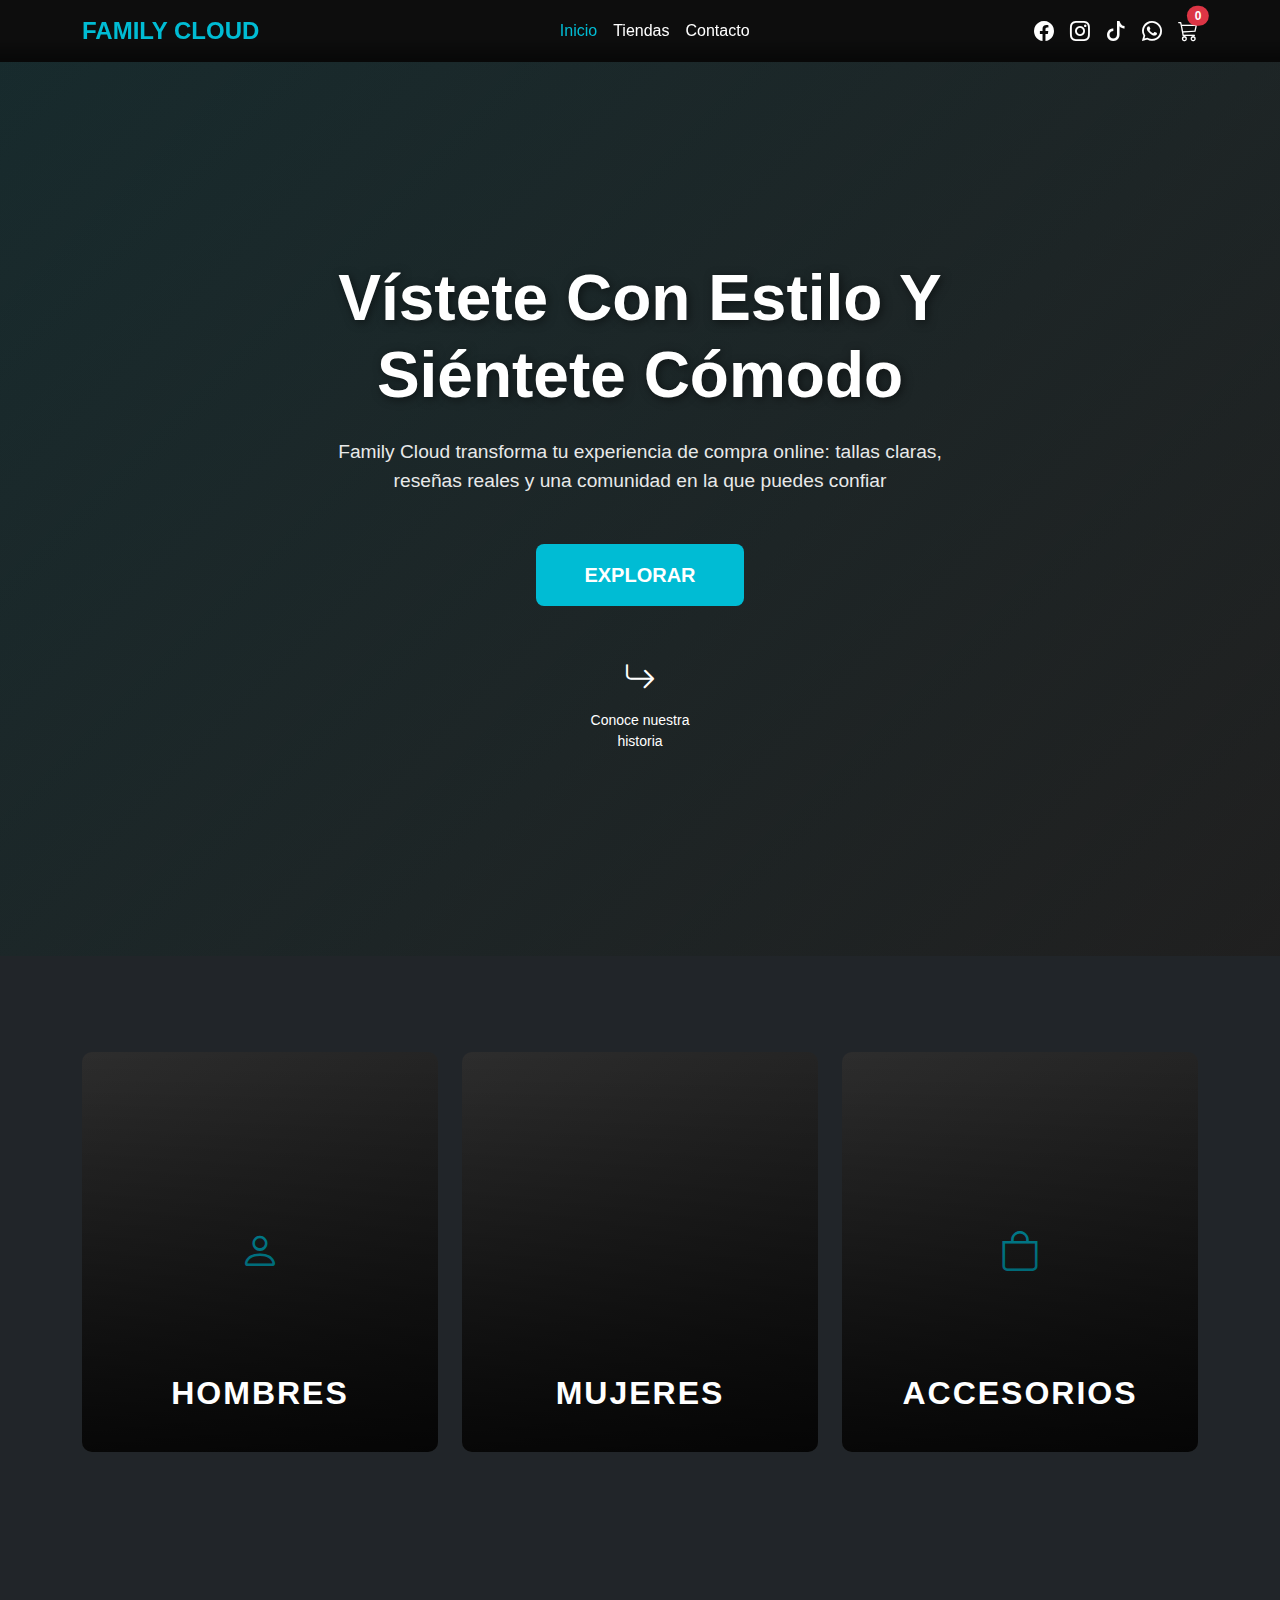
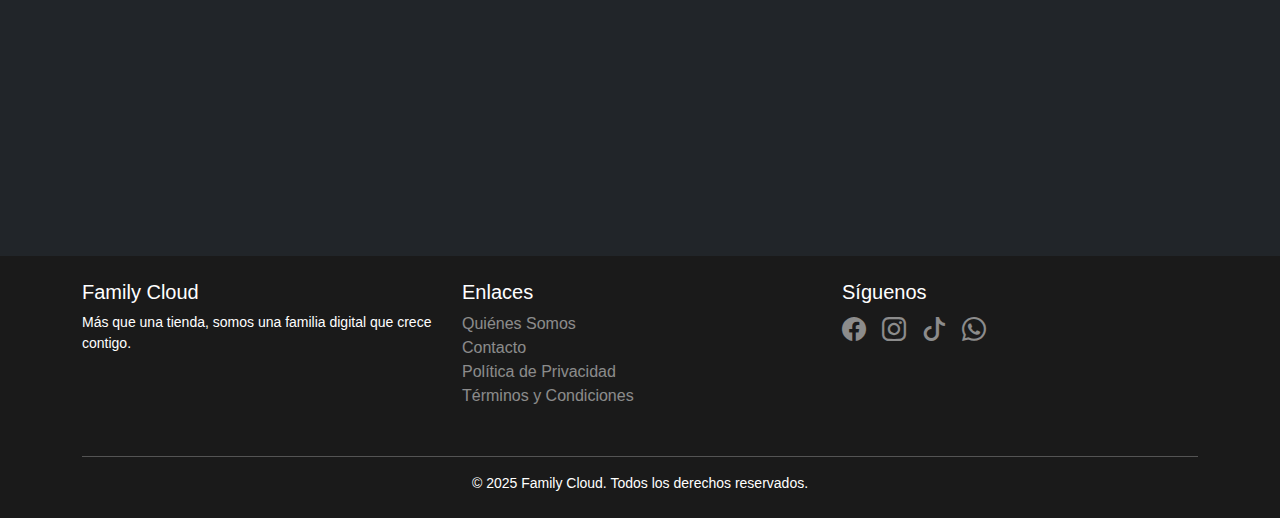
<file: index.html>
<!DOCTYPE html>
<html lang="es">
<head>
    <meta charset="UTF-8">
    <meta name="viewport" content="width=device-width, initial-scale=1.0">
    <meta name="description" content="Family Cloud - Tu tienda de confianza para ropa y accesorios">
    <title>Family Cloud - Vístete Con Estilo</title>
    
    <!-- Bootstrap CSS -->
    <link href="https://cdn.jsdelivr.net/npm/bootstrap@5.3.0/dist/css/bootstrap.min.css" rel="stylesheet">
    
    <!-- Bootstrap Icons -->
    <link href="https://cdn.jsdelivr.net/npm/bootstrap-icons@1.11.0/font/bootstrap-icons.css" rel="stylesheet">
    
    <!-- Estilos personalizados -->
    <link href="css/styles.css" rel="stylesheet">
</head>
<body>

    <!-- NAVBAR - Navegación Principal -->
    <nav class="navbar navbar-expand-lg navbar-dark bg-dark fixed-top">
        <div class="container">
            <!-- Logo -->
            <a class="navbar-brand d-flex align-items-center" href="index.html">
                <span class="fs-4 fw-bold">FAMILY CLOUD</span>
            </a>
            
            <!-- Botón hamburguesa (móvil) -->
            <button class="navbar-toggler" type="button" data-bs-toggle="collapse" 
                    data-bs-target="#navbarNav" aria-controls="navbarNav" 
                    aria-expanded="false" aria-label="Toggle navigation">
                <span class="navbar-toggler-icon"></span>
            </button>
            
            <!-- Menú de navegación -->
            <div class="collapse navbar-collapse" id="navbarNav">
                <ul class="navbar-nav mx-auto">
                    <li class="nav-item">
                        <a class="nav-link active" href="index.html">Inicio</a>
                    </li>
                    <li class="nav-item">
                        <a class="nav-link" href="pages/hombres.html">Tiendas</a>
                    </li>
                    <li class="nav-item">
                        <a class="nav-link" href="pages/contacto.html">Contacto</a>
                    </li>
                </ul>
                
                <!-- Iconos de redes sociales y carrito -->
                <div class="d-flex align-items-center gap-3">
                    <!-- Redes sociales -->
                    <a href="#" class="text-white" aria-label="Facebook">
                        <i class="bi bi-facebook fs-5"></i>
                    </a>
                    <a href="#" class="text-white" aria-label="Instagram">
                        <i class="bi bi-instagram fs-5"></i>
                    </a>
                    <a href="#" class="text-white" aria-label="TikTok">
                        <i class="bi bi-tiktok fs-5"></i>
                    </a>
                    <a href="#" class="text-white" aria-label="WhatsApp">
                        <i class="bi bi-whatsapp fs-5"></i>
                    </a>
                    
                    <!-- Carrito -->
                    <a href="pages/carrito.html" class="text-white position-relative">
                        <i class="bi bi-cart3 fs-5"></i>
                        <span class="position-absolute top-0 start-100 translate-middle badge rounded-pill bg-danger" id="cart-count">
                            0
                        </span>
                    </a>
                </div>
            </div>
        </div>
    </nav>

    <!-- HERO SECTION - Sección Principal -->
    <section class="hero-section">
        <div class="hero-overlay"></div>
        <div class="container">
            <div class="row align-items-center min-vh-100">
                <div class="col-12 text-center hero-content">
                    <h1 class="hero-title display-1 fw-bold mb-4 text-white">
                        Vístete Con Estilo Y<br>Siéntete Cómodo
                    </h1>
                    <p class="hero-subtitle lead mb-5 text-white">
                        Family Cloud transforma tu experiencia de compra online: tallas claras,<br>
                        reseñas reales y una comunidad en la que puedes confiar
                    </p>
                    
                    <!-- Botón Explorar -->
                    <div class="mb-5">
                        <a href="#categories" class="btn btn-primary btn-lg px-5 py-3 fw-bold">
                            EXPLORAR
                        </a>
                    </div>
                    
                    <!-- Icono "Conoce nuestra historia" -->
                    <div class="scroll-indicator">
                        <a href="pages/nosotros.html" class="text-white text-decoration-none">
                            <div class="d-flex flex-column align-items-center">
                                <i class="bi bi-arrow-return-right fs-2 mb-2"></i>
                                <small>Conoce nuestra<br>historia</small>
                            </div>
                        </a>
                    </div>
                </div>
            </div>
        </div>
    </section>

    <!-- CATEGORIES SECTION - Categorías Principales -->
    <section id="categories" class="categories-section py-5 bg-dark">
        <div class="container py-5">
            <div class="row g-4">
                <!-- Categoría HOMBRES -->
                <div class="col-md-4">
                    <a href="pages/hombres.html" class="text-decoration-none">
                        <div class="category-card">
                            <div class="category-placeholder">
                                <i class="bi bi-person fs-1"></i>
                            </div>
                            <div class="category-overlay">
                                <h2 class="category-title">HOMBRES</h2>
                            </div>
                        </div>
                    </a>
                </div>
                
                <!-- Categoría MUJERES -->
                <div class="col-md-4">
                    <a href="pages/mujeres.html" class="text-decoration-none">
                        <div class="category-card">
                            <div class="category-placeholder">
                                <i class="bi bi-person-dress fs-1"></i>
                            </div>
                            <div class="category-overlay">
                                <h2 class="category-title">MUJERES</h2>
                            </div>
                        </div>
                    </a>
                </div>
                
                <!-- Categoría ACCESORIOS -->
                <div class="col-md-4">
                    <a href="pages/accesorios.html" class="text-decoration-none">
                        <div class="category-card">
                            <div class="category-placeholder">
                                <i class="bi bi-bag fs-1"></i>
                            </div>
                            <div class="category-overlay">
                                <h2 class="category-title">ACCESORIOS</h2>
                            </div>
                        </div>
                    </a>
                </div>
            </div>
        </div>
    </section>

    <!-- FOOTER - Pie de Página -->
    <footer class="footer bg-dark text-white py-4">
        <div class="container">
            <div class="row">
                <div class="col-md-4 mb-3">
                    <h5>Family Cloud</h5>
                    <p class="small">Más que una tienda, somos una familia digital que crece contigo.</p>
                </div>
                <div class="col-md-4 mb-3">
                    <h5>Enlaces</h5>
                    <ul class="list-unstyled">
                        <li><a href="pages/nosotros.html" class="text-white-50 text-decoration-none">Quiénes Somos</a></li>
                        <li><a href="pages/contacto.html" class="text-white-50 text-decoration-none">Contacto</a></li>
                         <li><a href="pages/privacidad.html" class="text-white-50 text-decoration-none">Política de Privacidad</a></li>
                        <li><a href="pages/terminos.html" class="text-white-50 text-decoration-none">Términos y Condiciones</a></li>
                    </ul>
                </div>
                <div class="col-md-4 mb-3">
                    <h5>Síguenos</h5>
                    <div class="d-flex gap-3">
                        <a href="#" class="text-white-50"><i class="bi bi-facebook fs-4"></i></a>
                        <a href="#" class="text-white-50"><i class="bi bi-instagram fs-4"></i></a>
                        <a href="#" class="text-white-50"><i class="bi bi-tiktok fs-4"></i></a>
                        <a href="#" class="text-white-50"><i class="bi bi-whatsapp fs-4"></i></a>
                    </div>
                </div>
            </div>
            <hr class="my-3 bg-secondary">
            <div class="row">
                <div class="col-12 text-center">
                    <p class="small mb-0">&copy; 2025 Family Cloud. Todos los derechos reservados.</p>
                </div>
            </div>
        </div>
    </footer>

    <!-- SCRIPTS -->
    <script src="https://cdn.jsdelivr.net/npm/bootstrap@5.3.0/dist/js/bootstrap.bundle.min.js"></script>
    <script src="js/main.js"></script>
    
</body>
</html>
</file>
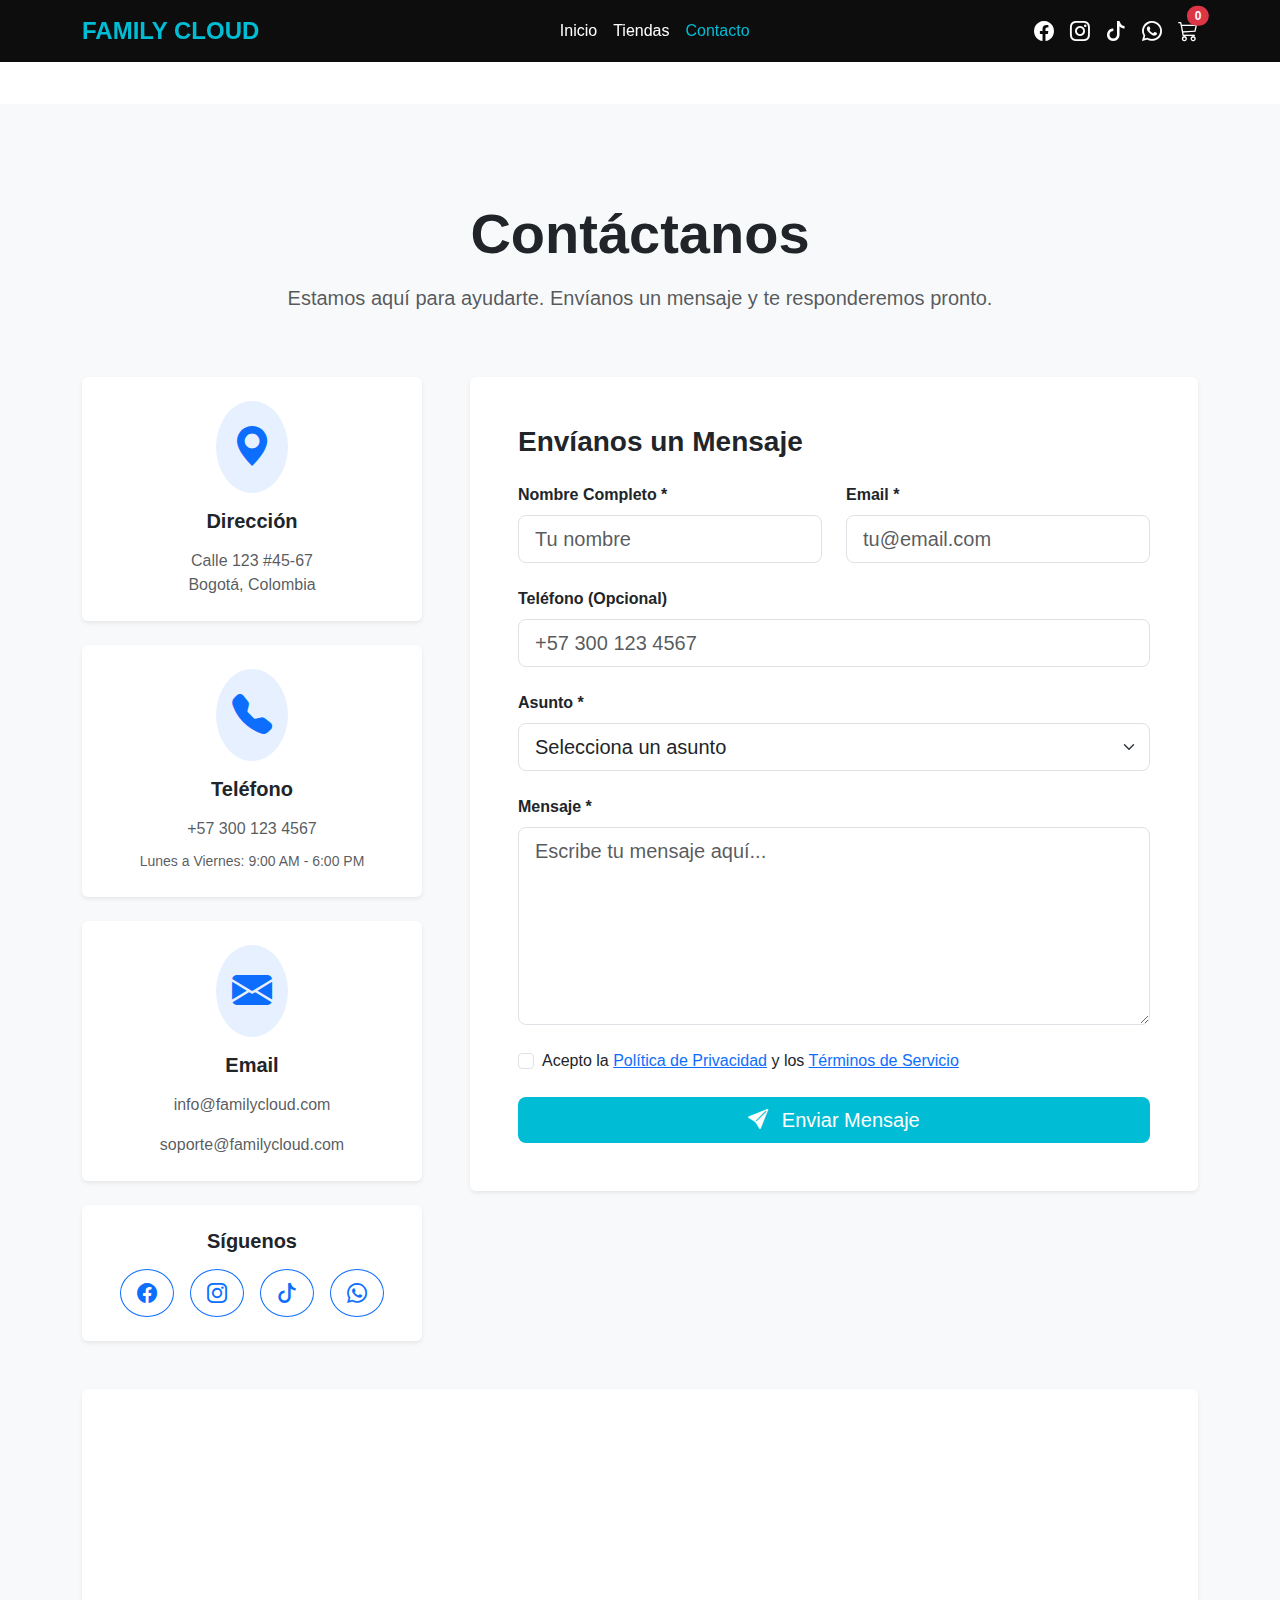
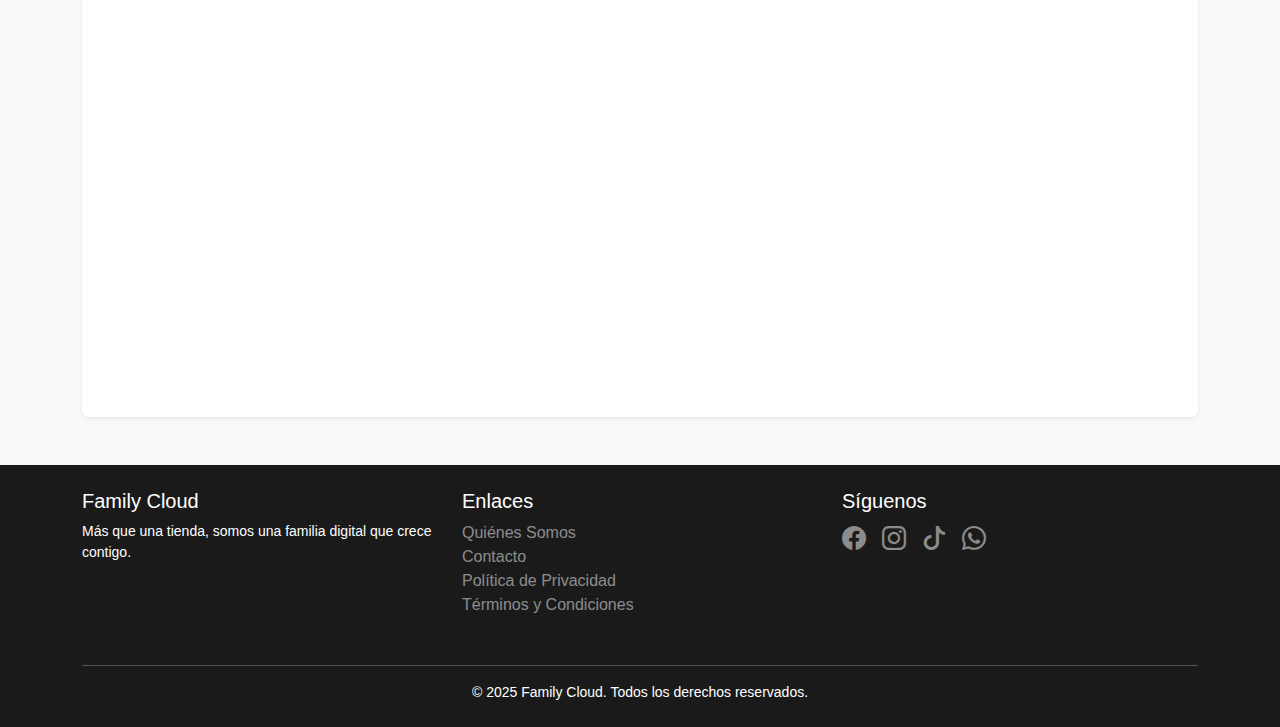
<file: pages/contacto.html>
<!DOCTYPE html>
<html lang="es">
<head>
    <meta charset="UTF-8">
    <meta name="viewport" content="width=device-width, initial-scale=1.0">
    <meta name="description" content="Family Cloud - Contáctanos">
    <title>Contacto - Family Cloud</title>
    
    <link href="https://cdn.jsdelivr.net/npm/bootstrap@5.3.0/dist/css/bootstrap.min.css" rel="stylesheet">
    <link href="https://cdn.jsdelivr.net/npm/bootstrap-icons@1.11.0/font/bootstrap-icons.css" rel="stylesheet">
    <link href="../css/styles.css" rel="stylesheet">
</head>
<body>

    <!-- NAVBAR -->
    <nav class="navbar navbar-expand-lg navbar-dark bg-dark fixed-top">
        <div class="container">
            <a class="navbar-brand d-flex align-items-center" href="../index.html">
                <span class="fs-4 fw-bold">FAMILY CLOUD</span>
            </a>
            
            <button class="navbar-toggler" type="button" data-bs-toggle="collapse" 
                    data-bs-target="#navbarNav" aria-controls="navbarNav" 
                    aria-expanded="false" aria-label="Toggle navigation">
                <span class="navbar-toggler-icon"></span>
            </button>
            
            <div class="collapse navbar-collapse" id="navbarNav">
                <ul class="navbar-nav mx-auto">
                    <li class="nav-item">
                        <a class="nav-link" href="../index.html">Inicio</a>
                    </li>
                    <li class="nav-item">
                        <a class="nav-link" href="hombres.html">Tiendas</a>
                    </li>
                    <li class="nav-item">
                        <a class="nav-link active" href="contacto.html">Contacto</a>
                    </li>
                </ul>
                
                <div class="d-flex align-items-center gap-3">
                    <a href="#" class="text-white" aria-label="Facebook">
                        <i class="bi bi-facebook fs-5"></i>
                    </a>
                    <a href="#" class="text-white" aria-label="Instagram">
                        <i class="bi bi-instagram fs-5"></i>
                    </a>
                    <a href="#" class="text-white" aria-label="TikTok">
                        <i class="bi bi-tiktok fs-5"></i>
                    </a>
                    <a href="#" class="text-white" aria-label="WhatsApp">
                        <i class="bi bi-whatsapp fs-5"></i>
                    </a>
                    
                    <a href="carrito.html" class="text-white position-relative">
                        <i class="bi bi-cart3 fs-5"></i>
                        <span class="position-absolute top-0 start-100 translate-middle badge rounded-pill bg-danger" id="cart-count">
                            0
                        </span>
                    </a>
                </div>
            </div>
        </div>
    </nav>

    <!-- 
        ═══════════════════════════════════════════════════════════
        SECCIÓN DE CONTACTO
        ═══════════════════════════════════════════════════════════
        Incluye: título, información de contacto y formulario
    -->
    <section class="pt-5 mt-5 bg-light min-vh-100">
        <div class="container py-5">
            
            <!-- TÍTULO DE LA PÁGINA -->
            <div class="row mb-5">
                <div class="col-12 text-center">
                    <h1 class="display-4 fw-bold mb-3">Contáctanos</h1>
                    <p class="lead text-muted">
                        Estamos aquí para ayudarte. Envíanos un mensaje y te responderemos pronto.
                    </p>
                </div>
            </div>

            <div class="row g-5">
                
                <!-- 
                    ┌─────────────────────────────────────────────────┐
                    │   INFORMACIÓN DE CONTACTO (IZQUIERDA)           │
                    └─────────────────────────────────────────────────┘
                    Cards con información de contacto e iconos
                -->
                <div class="col-lg-4">
                    
                    <!-- TARJETA: DIRECCIÓN -->
                    <div class="card shadow-sm mb-4 border-0">
                        <div class="card-body text-center p-4">
                            <div class="mb-3">
                                <!-- 
                                    ICONO GRANDE
                                    fs-1: Tamaño de fuente grande
                                    rounded-circle: Hace el fondo circular
                                    bg-primary: Color de fondo primario (azul turquesa)
                                    bg-opacity-10: 10% de opacidad para el fondo
                                -->
                                <div class="d-inline-block p-3 rounded-circle bg-primary bg-opacity-10">
                                    <i class="bi bi-geo-alt-fill fs-1 text-primary"></i>
                                </div>
                            </div>
                            <h5 class="card-title fw-bold mb-3">Dirección</h5>
                            <p class="card-text text-muted">
                                Calle 123 #45-67<br>
                                Bogotá, Colombia
                            </p>
                        </div>
                    </div>

                    <!-- TARJETA: TELÉFONO -->
                    <div class="card shadow-sm mb-4 border-0">
                        <div class="card-body text-center p-4">
                            <div class="mb-3">
                                <div class="d-inline-block p-3 rounded-circle bg-primary bg-opacity-10">
                                    <i class="bi bi-telephone-fill fs-1 text-primary"></i>
                                </div>
                            </div>
                            <h5 class="card-title fw-bold mb-3">Teléfono</h5>
                            <p class="card-text text-muted mb-2">
                                <a href="tel:+573001234567" class="text-decoration-none text-muted">
                                    +57 300 123 4567
                                </a>
                            </p>
                            <p class="card-text text-muted">
                                <small>Lunes a Viernes: 9:00 AM - 6:00 PM</small>
                            </p>
                        </div>
                    </div>

                    <!-- TARJETA: EMAIL -->
                    <div class="card shadow-sm mb-4 border-0">
                        <div class="card-body text-center p-4">
                            <div class="mb-3">
                                <div class="d-inline-block p-3 rounded-circle bg-primary bg-opacity-10">
                                    <i class="bi bi-envelope-fill fs-1 text-primary"></i>
                                </div>
                            </div>
                            <h5 class="card-title fw-bold mb-3">Email</h5>
                            <p class="card-text text-muted">
                                <a href="mailto:info@familycloud.com" class="text-decoration-none text-muted">
                                    info@familycloud.com
                                </a>
                            </p>
                            <p class="card-text text-muted">
                                <a href="mailto:soporte@familycloud.com" class="text-decoration-none text-muted">
                                    soporte@familycloud.com
                                </a>
                            </p>
                        </div>
                    </div>

                    <!-- TARJETA: REDES SOCIALES -->
                    <div class="card shadow-sm border-0">
                        <div class="card-body text-center p-4">
                            <h5 class="card-title fw-bold mb-3">Síguenos</h5>
                            <div class="d-flex justify-content-center gap-3">
                                <a href="#" class="btn btn-outline-primary btn-lg rounded-circle">
                                    <i class="bi bi-facebook"></i>
                                </a>
                                <a href="#" class="btn btn-outline-primary btn-lg rounded-circle">
                                    <i class="bi bi-instagram"></i>
                                </a>
                                <a href="#" class="btn btn-outline-primary btn-lg rounded-circle">
                                    <i class="bi bi-tiktok"></i>
                                </a>
                                <a href="#" class="btn btn-outline-primary btn-lg rounded-circle">
                                    <i class="bi bi-whatsapp"></i>
                                </a>
                            </div>
                        </div>
                    </div>

                </div>

                <!-- 
                    ┌─────────────────────────────────────────────────┐
                    │   FORMULARIO DE CONTACTO (DERECHA)              │
                    └─────────────────────────────────────────────────┘
                -->
                <div class="col-lg-8">
                    <div class="card shadow-sm border-0">
                        <div class="card-body p-5">
                            <h3 class="card-title fw-bold mb-4">Envíanos un Mensaje</h3>
                            
                            <!-- 
                                FORMULARIO DE CONTACTO
                                action="#": Aquí iría la URL del servidor que procesa el formulario
                                method="POST": Método HTTP para enviar datos
                                id="contact-form": Para manipular con JavaScript
                            -->
                            <form action="#" method="POST" id="contact-form">
                                
                                <!-- FILA 1: NOMBRE Y EMAIL -->
                                <div class="row mb-4">
                                    <!-- CAMPO: NOMBRE -->
                                    <div class="col-md-6 mb-3 mb-md-0">
                                        <label for="name" class="form-label fw-semibold">
                                            Nombre Completo *
                                        </label>
                                        <input type="text" 
                                               class="form-control form-control-lg" 
                                               id="name" 
                                               name="name"
                                               placeholder="Tu nombre"
                                               required>
                                        <!-- 
                                            required: Hace el campo obligatorio
                                            form-control-lg: Tamaño grande del input
                                        -->
                                    </div>
                                    
                                    <!-- CAMPO: EMAIL -->
                                    <div class="col-md-6">
                                        <label for="email" class="form-label fw-semibold">
                                            Email *
                                        </label>
                                        <input type="email" 
                                               class="form-control form-control-lg" 
                                               id="email" 
                                               name="email"
                                               placeholder="tu@email.com"
                                               required>
                                        <!-- 
                                            type="email": Valida que sea un email válido
                                        -->
                                    </div>
                                </div>

                                <!-- CAMPO: TELÉFONO -->
                                <div class="mb-4">
                                    <label for="phone" class="form-label fw-semibold">
                                        Teléfono (Opcional)
                                    </label>
                                    <input type="tel" 
                                           class="form-control form-control-lg" 
                                           id="phone" 
                                           name="phone"
                                           placeholder="+57 300 123 4567">
                                    <!-- 
                                        type="tel": Especifica que es un número de teléfono
                                        No es required, por eso es opcional
                                    -->
                                </div>

                                <!-- CAMPO: ASUNTO -->
                                <div class="mb-4">
                                    <label for="subject" class="form-label fw-semibold">
                                        Asunto *
                                    </label>
                                    <select class="form-select form-select-lg" 
                                            id="subject" 
                                            name="subject"
                                            required>
                                        <option value="">Selecciona un asunto</option>
                                        <option value="consulta">Consulta General</option>
                                        <option value="pedido">Sobre mi Pedido</option>
                                        <option value="producto">Información de Producto</option>
                                        <option value="devolucion">Devolución o Cambio</option>
                                        <option value="sugerencia">Sugerencia</option>
                                        <option value="queja">Queja o Reclamo</option>
                                        <option value="otro">Otro</option>
                                    </select>
                                    <!-- 
                                        form-select: Clase de Bootstrap para selectores
                                        Primera opción vacía para forzar selección
                                    -->
                                </div>

                                <!-- CAMPO: MENSAJE -->
                                <div class="mb-4">
                                    <label for="message" class="form-label fw-semibold">
                                        Mensaje *
                                    </label>
                                    <textarea class="form-control form-control-lg" 
                                              id="message" 
                                              name="message"
                                              rows="6" 
                                              placeholder="Escribe tu mensaje aquí..."
                                              required></textarea>
                                    <!-- 
                                        rows="6": Altura del textarea en líneas
                                        No usar cols, el ancho lo maneja Bootstrap
                                    -->
                                </div>

                                <!-- CHECKBOX: TÉRMINOS Y CONDICIONES -->
                                <div class="mb-4">
                                    <div class="form-check">
                                        <input class="form-check-input" 
                                               type="checkbox" 
                                               id="terms" 
                                               name="terms"
                                               required>
                                        <label class="form-check-label" for="terms">
                                            Acepto la 
                                            <a href="#" class="text-primary">Política de Privacidad</a> 
                                            y los 
                                            <a href="#" class="text-primary">Términos de Servicio</a>
                                        </label>
                                    </div>
                                </div>

                                <!-- BOTÓN DE ENVÍO -->
                                <div class="d-grid gap-2">
                                    <button type="submit" class="btn btn-primary btn-lg">
                                        <i class="bi bi-send-fill me-2"></i>
                                        Enviar Mensaje
                                    </button>
                                    <!-- 
                                        d-grid gap-2: Hace el botón de ancho completo
                                        btn-lg: Botón grande
                                        type="submit": Envía el formulario
                                    -->
                                </div>

                                <!-- 
                                    MENSAJE DE ÉXITO/ERROR (oculto por defecto)
                                    Se muestra con JavaScript después de enviar
                                -->
                                <div class="alert alert-success d-none mt-4" id="success-message">
                                    <i class="bi bi-check-circle-fill me-2"></i>
                                    ¡Mensaje enviado con éxito! Te responderemos pronto.
                                </div>
                                
                                <div class="alert alert-danger d-none mt-4" id="error-message">
                                    <i class="bi bi-exclamation-triangle-fill me-2"></i>
                                    Hubo un error al enviar el mensaje. Por favor, intenta de nuevo.
                                </div>

                            </form>
                        </div>
                    </div>
                </div>

            </div>

            <!-- 
                ═══════════════════════════════════════════════════════════
                SECCIÓN DE MAPA (OPCIONAL)
                ═══════════════════════════════════════════════════════════
            -->
            <div class="row mt-5">
                <div class="col-12">
                    <div class="card shadow-sm border-0">
                        <div class="card-body p-0">
                            <!-- 
                                GOOGLE MAPS EMBED
                                Para implementar:
                                1. Ve a Google Maps
                                2. Busca tu ubicación
                                3. Clic en "Compartir" -> "Incorporar un mapa"
                                4. Copia el iframe y pégalo aquí
                                
                                Por ahora, placeholder de ejemplo
                            -->
                            <div class="ratio ratio-16x9">
                                <iframe 
                                    src="https://www.google.com/maps/embed?pb=!1m18!1m12!1m3!1d3976.8255252674646!2d-74.07209668573468!3d4.642850696589924!2m3!1f0!2f0!3f0!3m2!1i1024!2i768!4f13.1!3m3!1m2!1s0x8e3f9a2e0b0e0e0b%3A0x0!2sBogot%C3%A1!5e0!3m2!1ses!2sco!4v1234567890123!5m2!1ses!2sco" 
                                    style="border:0;" 
                                    allowfullscreen="" 
                                    loading="lazy" 
                                    referrerpolicy="no-referrer-when-downgrade">
                                </iframe>
                            </div>
                        </div>
                    </div>
                </div>
            </div>

        </div>
    </section>

    <!-- FOOTER -->
    <footer class="footer bg-dark text-white py-4">
        <div class="container">
            <div class="row">
                <div class="col-md-4 mb-3">
                    <h5>Family Cloud</h5>
                    <p class="small">Más que una tienda, somos una familia digital que crece contigo.</p>
                </div>
                <div class="col-md-4 mb-3">
                    <h5>Enlaces</h5>
                    <ul class="list-unstyled">
                        <li><a href="nosotros.html" class="text-white-50 text-decoration-none">Quiénes Somos</a></li>
                        <li><a href="contacto.html" class="text-white-50 text-decoration-none">Contacto</a></li>
                        <li><a href="privacidad.html" class="text-white-50 text-decoration-none">Política de Privacidad</a></li>
                        <li><a href="terminos.html" class="text-white-50 text-decoration-none">Términos y Condiciones</a></li>
                    </ul>
                </div>
                <div class="col-md-4 mb-3">
                    <h5>Síguenos</h5>
                    <div class="d-flex gap-3">
                        <a href="#" class="text-white-50"><i class="bi bi-facebook fs-4"></i></a>
                        <a href="#" class="text-white-50"><i class="bi bi-instagram fs-4"></i></a>
                        <a href="#" class="text-white-50"><i class="bi bi-tiktok fs-4"></i></a>
                        <a href="#" class="text-white-50"><i class="bi bi-whatsapp fs-4"></i></a>
                    </div>
                </div>
            </div>
            <hr class="my-3 bg-secondary">
            <div class="row">
                <div class="col-12 text-center">
                    <p class="small mb-0">&copy; 2025 Family Cloud. Todos los derechos reservados.</p>
                </div>
            </div>
        </div>
    </footer>

    <!-- SCRIPTS -->
    <script src="https://cdn.jsdelivr.net/npm/bootstrap@5.3.0/dist/js/bootstrap.bundle.min.js"></script>
    <script src="../js/main.js"></script>
    
    <!-- 
        SCRIPT ESPECÍFICO PARA EL FORMULARIO DE CONTACTO
        Maneja la validación y el envío del formulario
    -->
    <script>
        document.addEventListener('DOMContentLoaded', function() {
            const contactForm = document.getElementById('contact-form');
            const successMessage = document.getElementById('success-message');
            const errorMessage = document.getElementById('error-message');

            // Manejo del envío del formulario
            contactForm.addEventListener('submit', function(e) {
                e.preventDefault(); // Previene el envío tradicional del formulario

                // Aquí iría la lógica para enviar el formulario a un servidor
                // Por ahora, solo mostramos el mensaje de éxito

                // Simular envío (reemplazar con AJAX real)
                setTimeout(function() {
                    // Ocultar mensaje de error si estaba visible
                    errorMessage.classList.add('d-none');
                    
                    // Mostrar mensaje de éxito
                    successMessage.classList.remove('d-none');
                    
                    // Limpiar el formulario
                    contactForm.reset();
                    
                    // Scroll suave al mensaje
                    successMessage.scrollIntoView({ behavior: 'smooth', block: 'nearest' });
                }, 500);
            });
        });
    </script>
    
</body>
</html>

<!-- 
    ════════════════════════════════════════════════════════════════════════
    📝 FUNCIONALIDADES DE ESTA PÁGINA
    ════════════════════════════════════════════════════════════════════════
    
    ✅ IMPLEMENTADAS:
    - 4 tarjetas de información de contacto
    - Formulario completo con validación HTML5
    - Validación básica con JavaScript
    - Responsive design completo
    - Mapa de Google Maps embebido
    - Iconos y diseño consistente
    
    ⏳ PARA IMPLEMENTAR EN BACKEND (FUTURO):
    - Envío real de emails (usando PHP, Node.js, etc.)
    - Base de datos para guardar mensajes
    - Sistema de tickets de soporte
    - Notificaciones por email
    
    🔧 PERSONALIZACIÓN NECESARIA:
    - Cambiar dirección, teléfono y email por los reales
    - Actualizar el iframe del mapa con tu ubicación real
    - Configurar el action del formulario con tu endpoint
    - Agregar enlaces reales a redes sociales
    
    ════════════════════════════════════════════════════════════════════════
-->
</file>
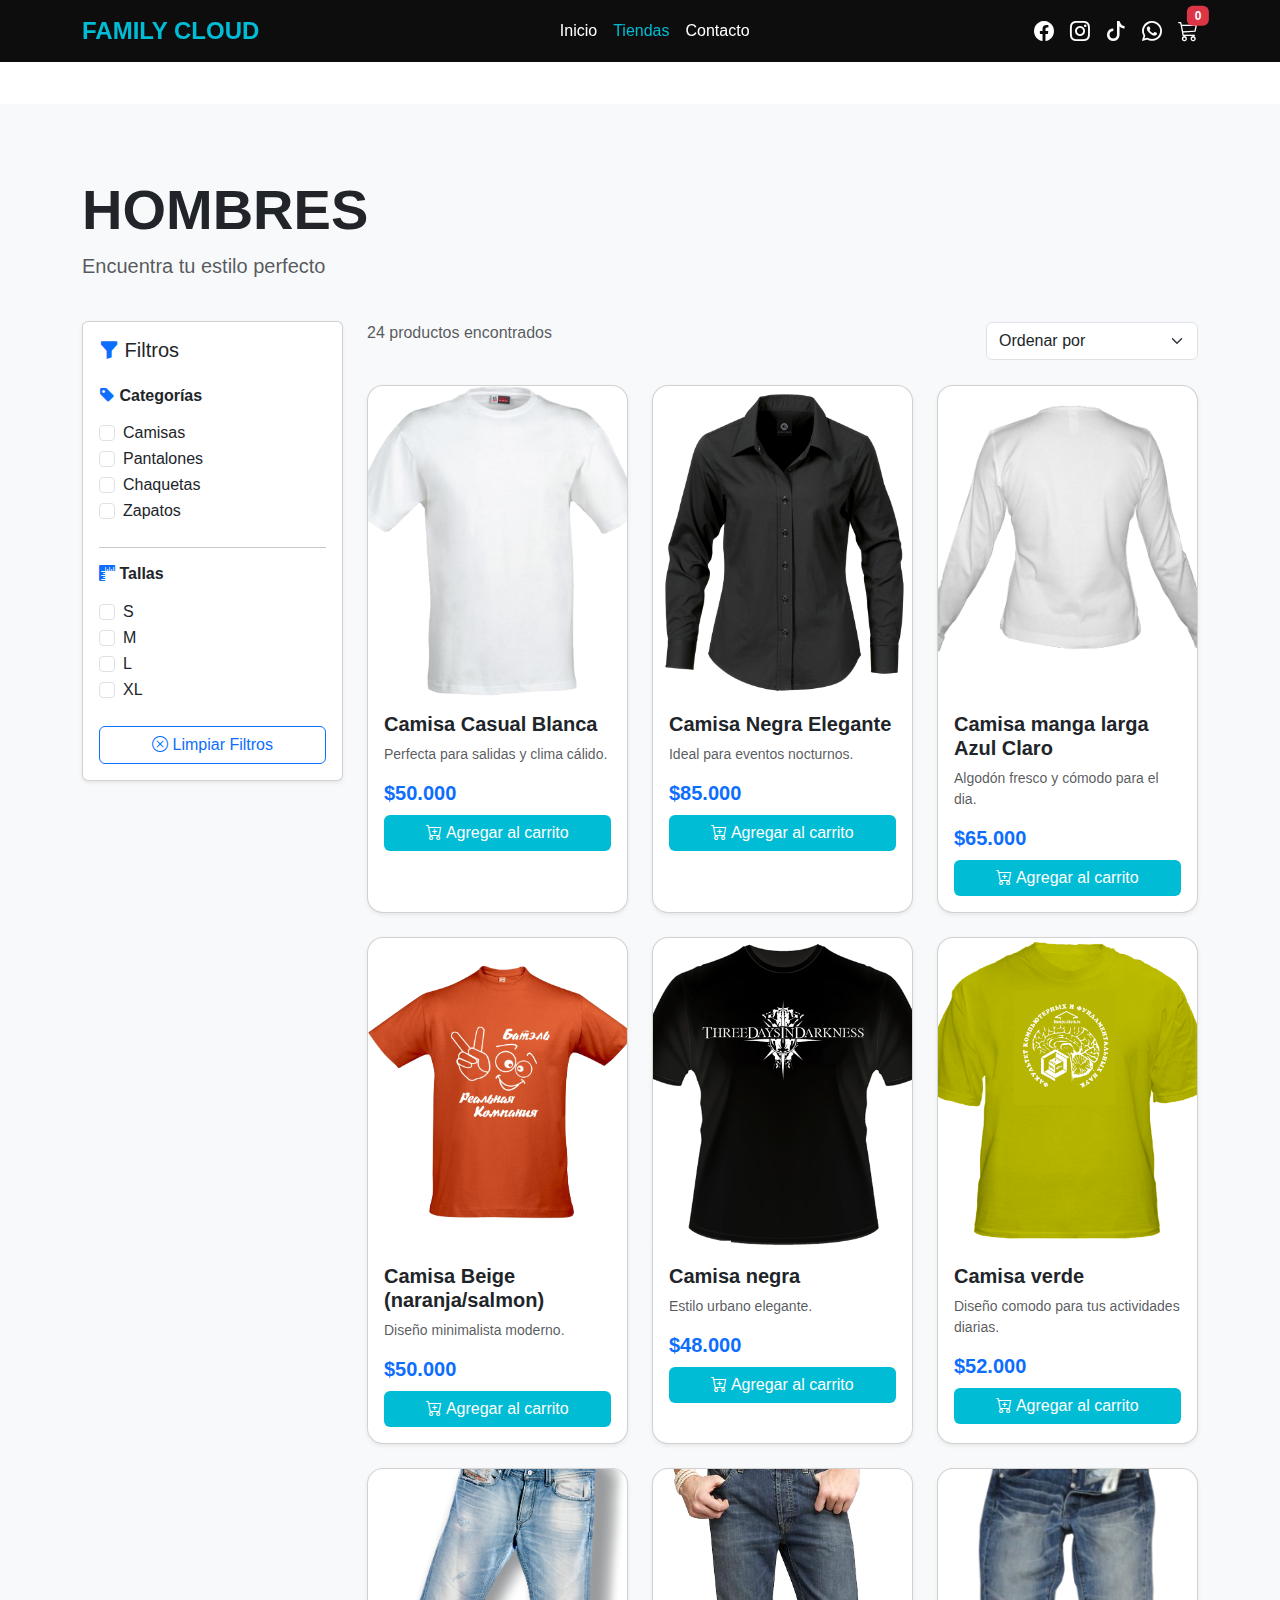
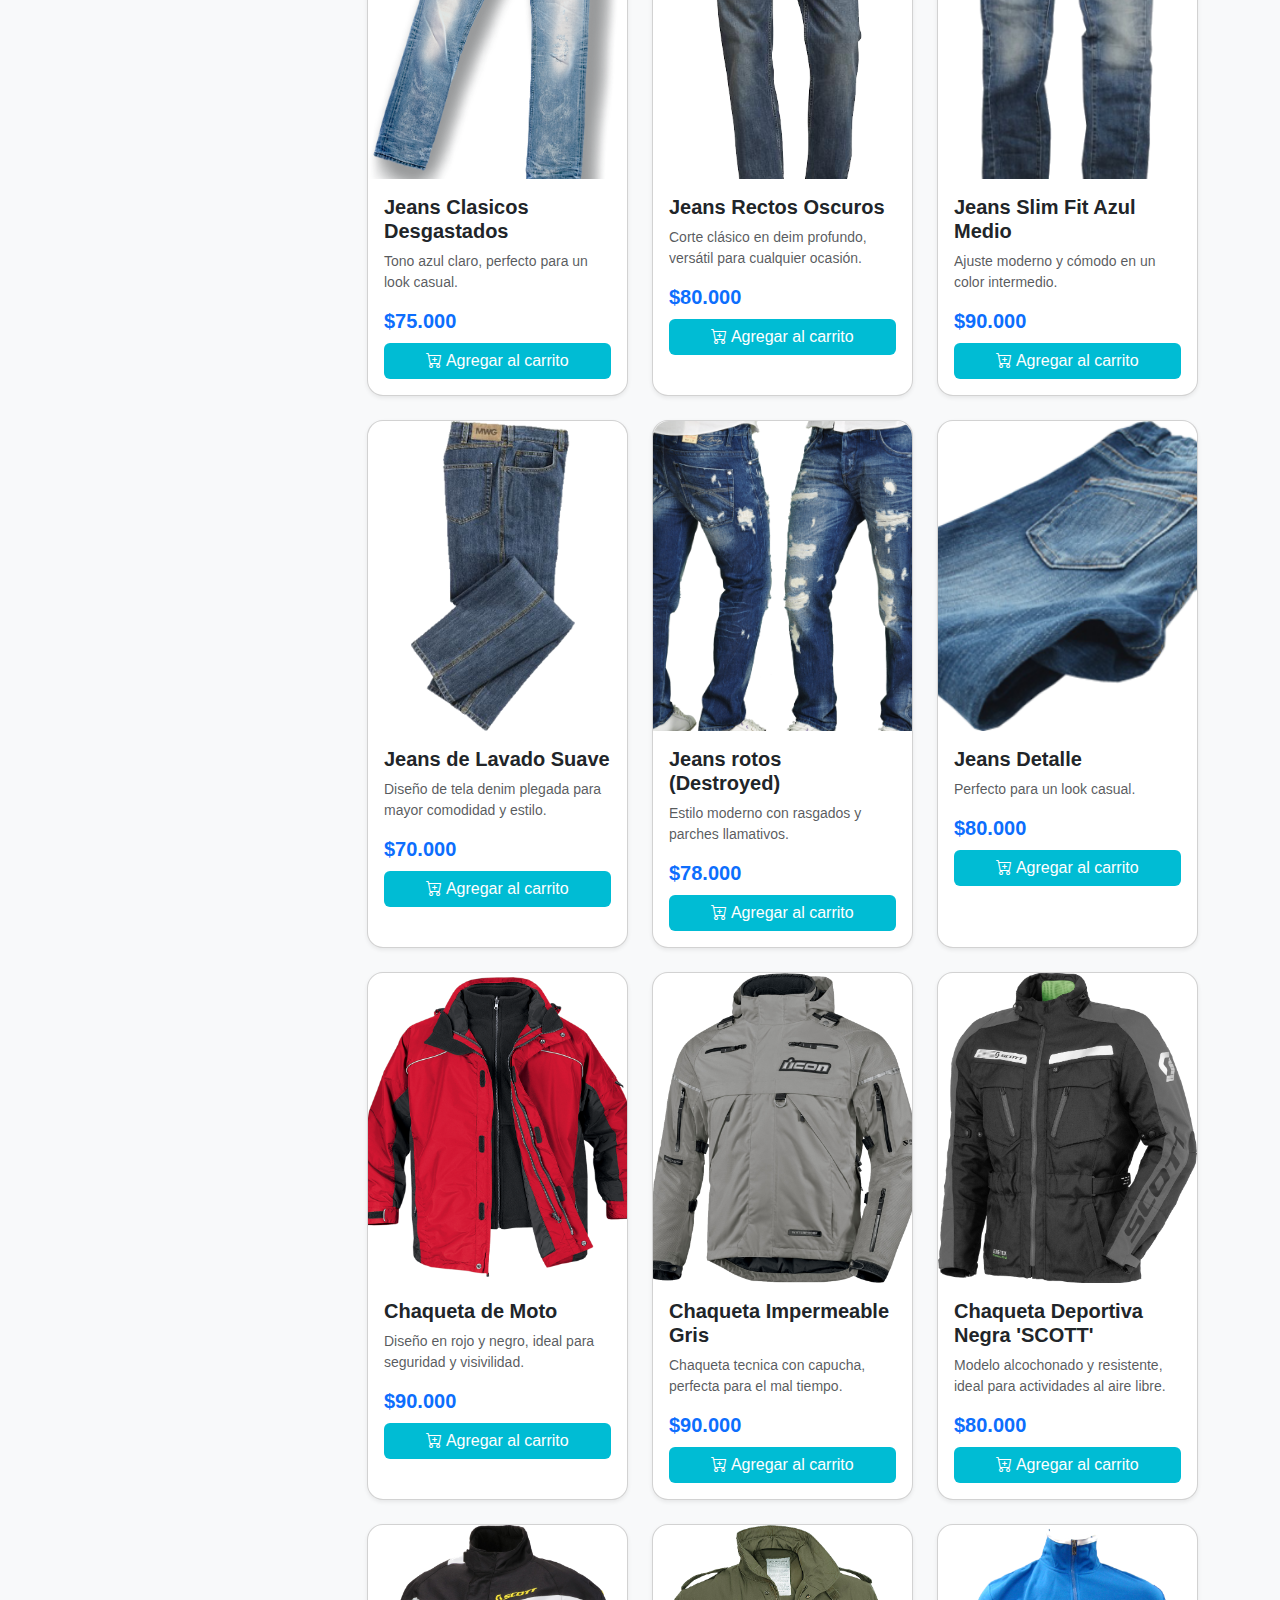
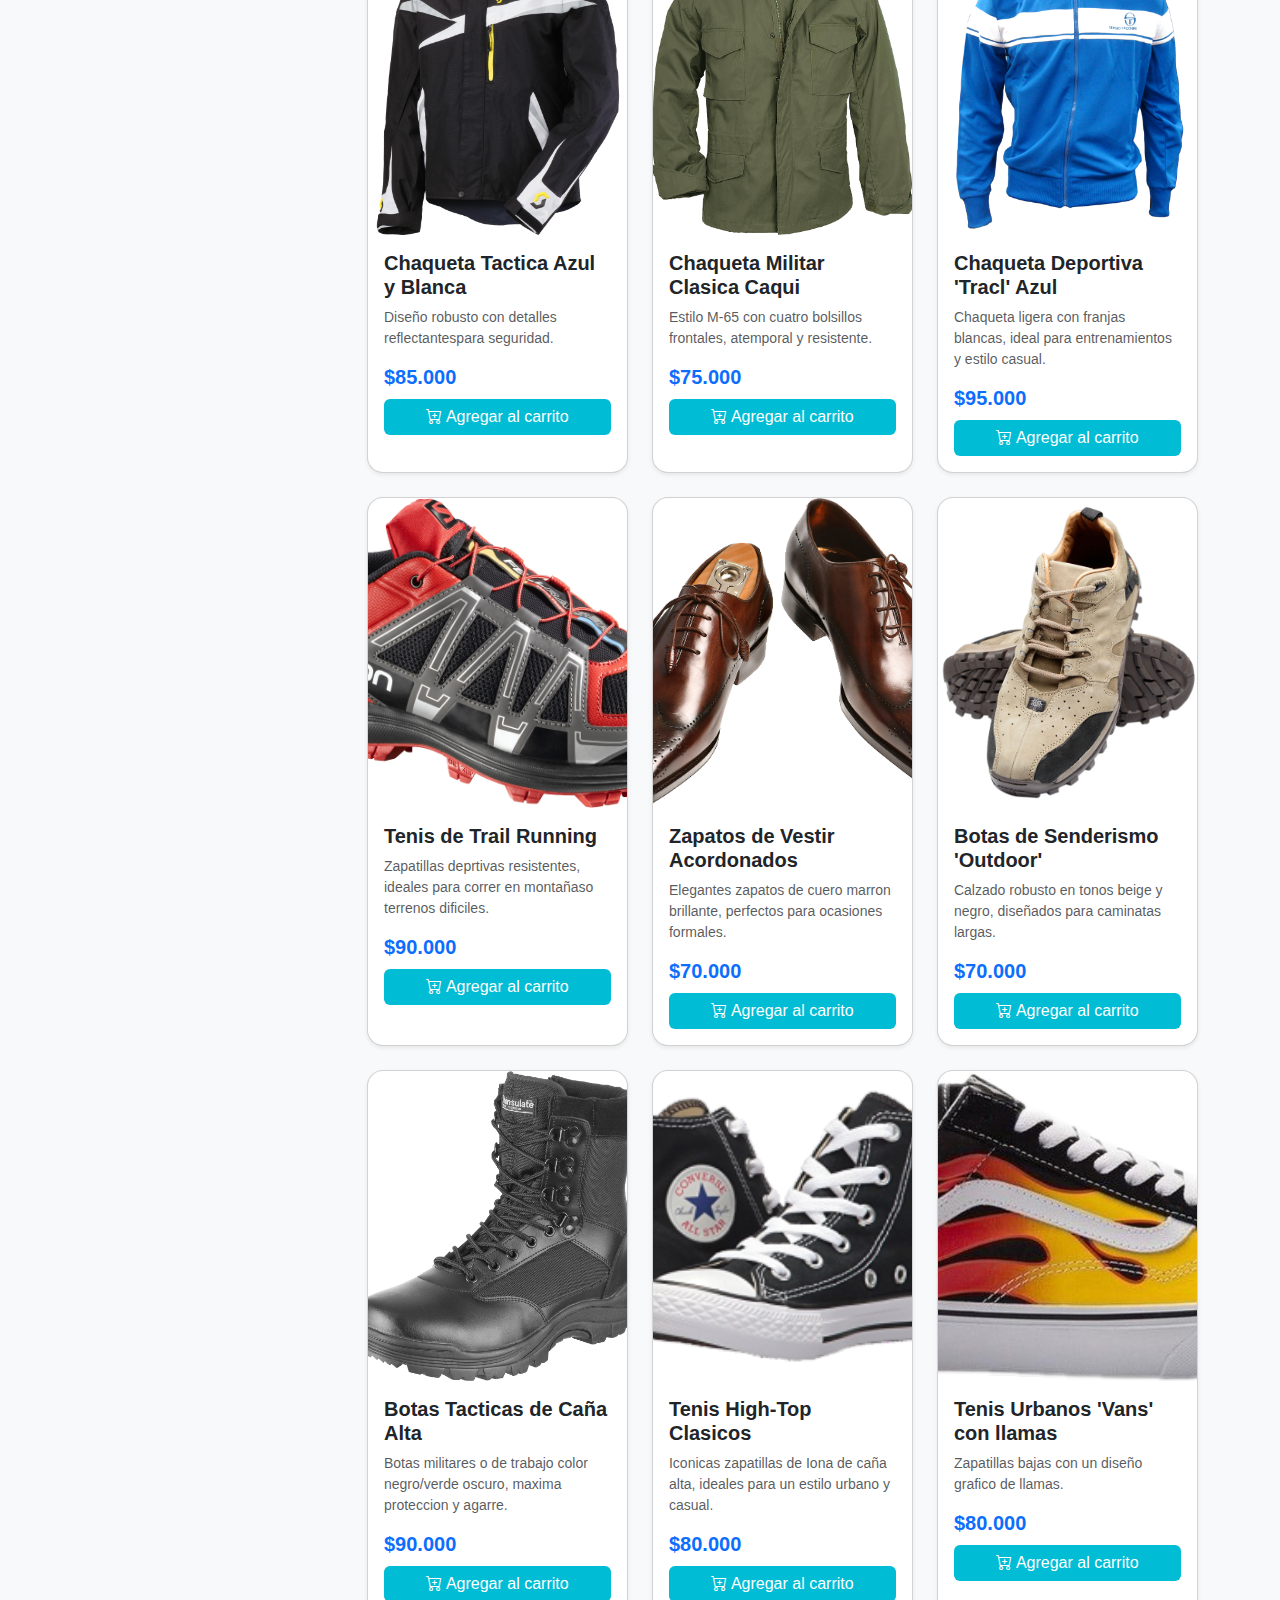
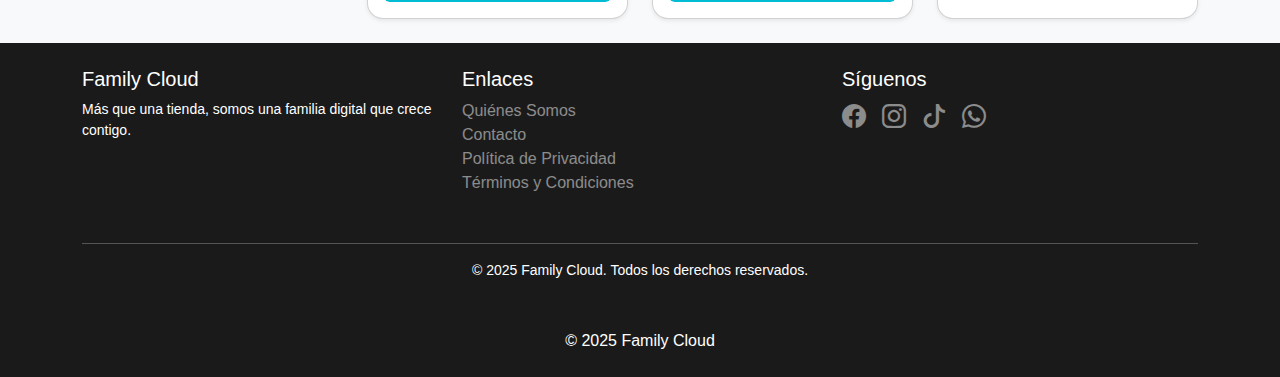
<file: pages/hombres.html>
<!DOCTYPE html>
<html lang="es">
<head>
    <meta charset="UTF-8">
    <meta name="viewport" content="width=device-width, initial-scale=1.0">
    <meta name="description" content="Family Cloud - Ropa para Hombres">
    <title>Hombres - Family Cloud</title>

    <link href="https://cdn.jsdelivr.net/npm/bootstrap@5.3.0/dist/css/bootstrap.min.css" rel="stylesheet">
    <link href="https://cdn.jsdelivr.net/npm/bootstrap-icons@1.11.0/font/bootstrap-icons.css" rel="stylesheet">
    <link href="../css/styles.css" rel="stylesheet">
</head>
<body>

    <nav class="navbar navbar-expand-lg navbar-dark bg-dark fixed-top">
        <div class="container">
            <a class="navbar-brand d-flex align-items-center" href="../index.html">
                <span class="fs-4 fw-bold">FAMILY CLOUD</span>
            </a>

            <button class="navbar-toggler" type="button" data-bs-toggle="collapse" data-bs-target="#navbarNav">
                <span class="navbar-toggler-icon"></span>
            </button>

            <div class="collapse navbar-collapse" id="navbarNav">
                <ul class="navbar-nav mx-auto">
                    <li class="nav-item"><a class="nav-link" href="../index.html">Inicio</a></li>
                    <li class="nav-item"><a class="nav-link active" href="hombres.html">Tiendas</a></li>
                    <li class="nav-item"><a class="nav-link" href="contacto.html">Contacto</a></li>
                </ul>

                <div class="d-flex align-items-center gap-3">
                    <a href="#" class="text-white"><i class="bi bi-facebook fs-5"></i></a>
                    <a href="#" class="text-white"><i class="bi bi-instagram fs-5"></i></a>
                    <a href="#" class="text-white"><i class="bi bi-tiktok fs-5"></i></a>
                    <a href="#" class="text-white"><i class="bi bi-whatsapp fs-5"></i></a>

                    <a href="carrito.html" class="text-white position-relative">
                        <i class="bi bi-cart3 fs-5"></i>
                        <span class="position-absolute top-0 start-100 translate-middle badge bg-danger" id="cart-count">0</span>
                    </a>
                </div>
            </div>
        </div>
    </nav>

    <section class="pt-5 mt-5 bg-light min-vh-100">
        <div class="container py-4">

            <div class="row mb-4">
                <div class="col-12">
                    <h1 class="display-4 fw-bold">HOMBRES</h1>
                    <p class="lead text-muted">Encuentra tu estilo perfecto</p>
                </div>
            </div>

            <div class="row g-4">

                <!-- FILTROS -->
                <div class="col-lg-3 col-md-4 col-12">
                    <div class="card shadow-sm">
                        <div class="card-body">
                            <h5 class="card-title mb-4"><i class="bi bi-funnel-fill text-primary"></i> Filtros</h5>

                            <!-- Categorías -->
                            <div class="mb-4">
                                <h6 class="fw-bold mb-3"><i class="bi bi-tag-fill text-primary"></i> Categorías</h6>
                                <div class="form-check"><input class="form-check-input" type="checkbox" value="camisas"> Camisas</div>
                                <div class="form-check"><input class="form-check-input" type="checkbox" value="pantalones"> Pantalones</div>
                                <div class="form-check"><input class="form-check-input" type="checkbox" value="chaquetas"> Chaquetas</div>
                                <div class="form-check"><input class="form-check-input" type="checkbox" value="zapatos"> Zapatos</div>
                            </div>

                            <hr>

                            <!-- Tallas -->
                            <div class="mb-4">
                                <h6 class="fw-bold mb-3"><i class="bi bi-rulers text-primary"></i> Tallas</h6>
                                <div class="form-check"><input class="form-check-input" type="checkbox" value="S"> S</div>
                                <div class="form-check"><input class="form-check-input" type="checkbox" value="M"> M</div>
                                <div class="form-check"><input class="form-check-input" type="checkbox" value="L"> L</div>
                                <div class="form-check"><input class="form-check-input" type="checkbox" value="XL"> XL</div>
                            </div>

                            <button class="btn btn-outline-primary w-100" id="clear-filters">
                                <i class="bi bi-x-circle"></i> Limpiar Filtros
                            </button>
                        </div>
                    </div>
                </div>

                <!-- PRODUCTOS -->
                <div class="col-lg-9 col-md-8 col-12">

                    <div class="d-flex justify-content-between align-items-center mb-4">
                        <p class="text-muted"><span id="product-count">12</span> productos encontrados</p>

                        <select class="form-select w-auto">
                            <option value="default">Ordenar por</option>
                            <option value="price-asc">Precio: Menor a Mayor</option>
                            <option value="price-desc">Precio: Mayor a Menor</option>
                            <option value="name-asc">Nombre: A-Z</option>
                            <option value="name-desc">Nombre: Z-A</option>
                        </select>
                    </div>

                    <!--Seccion de camisetas -->
                    <div class="row row-cols-1 row-cols-md-2 row-cols-lg-3 g-4" id="products-container">

                    <div class="col" data-categoria="camisas" data-talla="M">
                        <div class="card h-100 shadow-sm rounded-4 product-card">
                            <img src="../img/hombres/camisas/camisablanca.png" class="card-img-top rounded-top-4" style="height:310px; object-fit:cover;">
                            <div class="card-body">
                                <h5 class="fw-bold">Camisa Casual Blanca</h5>
                                <p class="text-muted small">Perfecta para salidas y clima cálido.</p>
                                <span class="fw-bold h5 text-primary">$50.000</span>
                                <button class="btn btn-primary w-100 mt-2 add-to-cart">
    <i class="bi bi-cart-plus"></i> Agregar al carrito
</button>

                            </div>
                        </div>
                    </div>

                    <!-- Camisa 2 -->
                    <div class="col" data-categoria="camisas" data-talla="L">
                        <div class="card h-100 shadow-sm rounded-4 product-card">
                            <img src="../img/hombres/camisas/ocaciona.png" class="card-img-top rounded-top-4" style="height:310px; object-fit:cover;">
                            <div class="card-body">
                                <h5 class="fw-bold">Camisa Negra Elegante</h5>
                                <p class="text-muted small">Ideal para eventos nocturnos.</p>
                                <span class="fw-bold h5 text-primary">$85.000</span>
                                <button class="btn btn-primary w-100 mt-2 add-to-cart">
    <i class="bi bi-cart-plus"></i> Agregar al carrito
</button>

                            </div>
                        </div>
                    </div>

                    <!-- Camisa 3 -->
                    <div class="col" data-categoria="camisas" data-talla="S">
                        <div class="card h-100 shadow-sm rounded-4 product-card">
                            <img src="../img/hombres/camisas/manga larga.png" class="card-img-top rounded-top-4" style="height:310px; object-fit:cover;">
                            <div class="card-body">
                                <h5 class="fw-bold">Camisa manga larga Azul Claro</h5>
                                <p class="text-muted small">Algodón fresco y cómodo para el dia.</p>
                                <span class="fw-bold h5 text-primary">$65.000</span>
                                <button class="btn btn-primary w-100 mt-2 add-to-cart">
    <i class="bi bi-cart-plus"></i> Agregar al carrito
</button>

                            </div>
                        </div>
                    </div>

                    <!-- Camisa 4 -->
                    <div class="col" data-categoria="camisas" data-talla="XL">
                        <div class="card h-100 shadow-sm rounded-4 product-card">
                            <img src="../img/hombres/camisas/naranja.png" class="card-img-top rounded-top-4" style="height:310px; object-fit:cover;">
                            <div class="card-body">
                                <h5 class="fw-bold">Camisa Beige (naranja/salmon)</h5>
                                <p class="text-muted small">Diseño minimalista moderno.</p>
                                <span class="fw-bold h5 text-primary">$50.000</span>
                                <button class="btn btn-primary w-100 mt-2 add-to-cart">
    <i class="bi bi-cart-plus"></i> Agregar al carrito
</button>

                            </div>
                        </div>
                    </div>

                    <!-- Camisa 5 -->
                    <div class="col" data-categoria="camisas" data-talla="M">
                        <div class="card h-100 shadow-sm rounded-4 product-card">
                            <img src="../img/hombres/camisas/negra.png" class="card-img-top rounded-top-4" style="height:310px; object-fit:cover;">
                            <div class="card-body">
                                <h5 class="fw-bold">Camisa negra</h5>
                                <p class="text-muted small">Estilo urbano elegante.</p>
                                <span class="fw-bold h5 text-primary">$48.000</span>
                                <button class="btn btn-primary w-100 mt-2 add-to-cart">
    <i class="bi bi-cart-plus"></i> Agregar al carrito
</button>

                            </div>
                        </div>
                    </div>

                    <!-- Camisa 6 -->
                    <div class="col" data-categoria="camisas" data-talla="L">
                        <div class="card h-100 shadow-sm rounded-4 product-card">
                            <img src="../img/hombres/camisas/ocacional 2.png" class="card-img-top rounded-top-4" style="height:310px; object-fit:cover;">
                            <div class="card-body">
                                <h5 class="fw-bold">Camisa verde</h5>
                                <p class="text-muted small">Diseño comodo para tus actividades diarias.</p>
                                <span class="fw-bold h5 text-primary">$52.000</span>
                                <button class="btn btn-primary w-100 mt-2 add-to-cart">
    <i class="bi bi-cart-plus"></i> Agregar al carrito
</button>

                            </div>
                        </div>
                    </div>

                    
                    <!--Seccion de PANTALONES -->
                    

                    <!-- Pantalón 1 -->
                    <div class="col" data-categoria="pantalones" data-talla="M">
                        <div class="card h-100 shadow-sm rounded-4 product-card">
                            <img src="../img/hombres/Pantalones/1.png" class="card-img-top rounded-top-4" style="height:310px; object-fit:cover;">
                            <div class="card-body">
                                <h5 class="fw-bold">Jeans Clasicos Desgastados</h5>
                                <p class="text-muted small">Tono azul claro, perfecto para un look casual.</p>
                                <span class="fw-bold h5 text-primary">$75.000</span>
                                <button class="btn btn-primary w-100 mt-2 add-to-cart">
    <i class="bi bi-cart-plus"></i> Agregar al carrito
</button>

                            </div>
                        </div>
                    </div>

                    <!-- Pantalón 2 -->
                    <div class="col" data-categoria="pantalones" data-talla="L">
                        <div class="card h-100 shadow-sm rounded-4 product-card">
                            <img src="../img/hombres/Pantalones/2.png" class="card-img-top rounded-top-4" style="height:310px; object-fit:cover;">
                            <div class="card-body">
                                <h5 class="fw-bold">Jeans Rectos Oscuros</h5>
                                <p class="text-muted small">Corte clásico en deim profundo, versátil para cualquier ocasión.</p>
                                <span class="fw-bold h5 text-primary">$80.000</span>
                                <button class="btn btn-primary w-100 mt-2 add-to-cart">
    <i class="bi bi-cart-plus"></i> Agregar al carrito
</button>

                            </div>
                        </div>
                    </div>

                    <!-- Pantalón 3 -->
                    <div class="col" data-categoria="pantalones" data-talla="S">
                        <div class="card h-100 shadow-sm rounded-4 product-card">
                            <img src="../img/hombres/Pantalones/3.png" class="card-img-top rounded-top-4" style="height:310px; object-fit:cover;">
                            <div class="card-body">
                                <h5 class="fw-bold">Jeans Slim Fit Azul Medio</h5>
                                <p class="text-muted small">Ajuste moderno y cómodo en un color intermedio.</p>
                                <span class="fw-bold h5 text-primary">$90.000</span>
                                <button class="btn btn-primary w-100 mt-2 add-to-cart">
    <i class="bi bi-cart-plus"></i> Agregar al carrito
</button>

                            </div>
                        </div>
                    </div>

                    <!-- Pantalón 4 -->
                    <div class="col" data-categoria="pantalones" data-talla="XL">
                        <div class="card h-100 shadow-sm rounded-4 product-card">
                            <img src="../img/hombres/Pantalones/4.png" class="card-img-top rounded-top-4" style="height:310px; object-fit:cover;">
                            <div class="card-body">
                                <h5 class="fw-bold">Jeans de Lavado Suave</h5>
                                <p class="text-muted small">Diseño de tela denim plegada para mayor comodidad y estilo.</p>
                                <span class="fw-bold h5 text-primary">$70.000</span>
                                <button class="btn btn-primary w-100 mt-2 add-to-cart">
    <i class="bi bi-cart-plus"></i> Agregar al carrito
</button>

                            </div>
                        </div>
                    </div>

                    <!-- Pantalón 5 -->
                    <div class="col" data-categoria="pantalones" data-talla="M">
                        <div class="card h-100 shadow-sm rounded-4 product-card">
                            <img src="../img/hombres/Pantalones/5.png" class="card-img-top rounded-top-4" style="height:310px; object-fit:cover;">
                            <div class="card-body">
                                <h5 class="fw-bold">Jeans rotos (Destroyed)</h5>
                                <p class="text-muted small">Estilo moderno con rasgados y parches llamativos.</p>
                                <span class="fw-bold h5 text-primary">$78.000</span>
                                <button class="btn btn-primary w-100 mt-2 add-to-cart">
    <i class="bi bi-cart-plus"></i> Agregar al carrito
</button>

                            </div>
                        </div>
                    </div>

                    <!-- Pantalón 6 -->
                    <div class="col" data-categoria="pantalones" data-talla="L">
                        <div class="card h-100 shadow-sm rounded-4 product-card">
                            <img src="../img/hombres/Pantalones/6.png" class="card-img-top rounded-top-4" style="height:310px; object-fit:cover;">
                            <div class="card-body">
                                <h5 class="fw-bold">Jeans Detalle</h5>
                                <p class="text-muted small">Perfecto para un look casual.</p>
                                <span class="fw-bold h5 text-primary">$80.000</span>
                                <button class="btn btn-primary w-100 mt-2 add-to-cart">
    <i class="bi bi-cart-plus"></i> Agregar al carrito
</button>

                            </div>
                        </div>
                    </div>

                    
                    <!--Seccion de Chaquetas -->
                    

                    <!-- Chaqueta 1 -->
                    <div class="col" data-categoria="chaquetas" data-talla="M">
                        <div class="card h-100 shadow-sm rounded-4 product-card">
                            <img src="../img/hombres/Chaquetas/1.png" class="card-img-top rounded-top-4" style="height:310px; object-fit:cover;">
                            <div class="card-body">
                                <h5 class="fw-bold">Chaqueta de Moto </h5>
                                <p class="text-muted small">Diseño en rojo y negro, ideal para seguridad y visivilidad.</p>
                                <span class="fw-bold h5 text-primary">$90.000</span>
                                <button class="btn btn-primary w-100 mt-2 add-to-cart">
    <i class="bi bi-cart-plus"></i> Agregar al carrito
</button>

                            </div>
                        </div>
                    </div>

                    <!-- Chaqueta 2 -->
                    <div class="col" data-categoria="chaquetas" data-talla="L">
                        <div class="card h-100 shadow-sm rounded-4 product-card">
                            <img src="../img/hombres/Chaquetas/2.png" class="card-img-top rounded-top-4" style="height:310px; object-fit:cover;">
                            <div class="card-body">
                                <h5 class="fw-bold">Chaqueta Impermeable Gris</h5>
                                <p class="text-muted small">Chaqueta tecnica con capucha, perfecta para el mal tiempo.</p>
                                <span class="fw-bold h5 text-primary">$90.000</span>
                                <button class="btn btn-primary w-100 mt-2 add-to-cart">
    <i class="bi bi-cart-plus"></i> Agregar al carrito
</button>

                            </div>
                        </div>
                    </div>

                    <!-- Chaqueta 3 -->
                    <div class="col" data-categoria="chaquetas" data-talla="S">
                        <div class="card h-100 shadow-sm rounded-4 product-card">
                            <img src="../img/hombres/Chaquetas/3.png" class="card-img-top rounded-top-4" style="height:310px; object-fit:cover;">
                            <div class="card-body">
                                <h5 class="fw-bold">Chaqueta Deportiva Negra 'SCOTT'</h5>
                                <p class="text-muted small">Modelo alcochonado y resistente, ideal para actividades al aire libre.</p>
                                <span class="fw-bold h5 text-primary">$80.000</span>
                                <button class="btn btn-primary w-100 mt-2 add-to-cart">
    <i class="bi bi-cart-plus"></i> Agregar al carrito
</button>

                            </div>
                        </div>
                    </div>

                    <!-- Chaqueta 4 -->
                    <div class="col" data-categoria="chaquetas" data-talla="XL">
                        <div class="card h-100 shadow-sm rounded-4 product-card">
                            <img src="../img/hombres/Chaquetas/4.png" class="card-img-top rounded-top-4" style="height:310px; object-fit:cover;">
                            <div class="card-body">
                                <h5 class="fw-bold">Chaqueta Tactica Azul y Blanca</h5>
                                <p class="text-muted small">Diseño robusto con detalles reflectantespara seguridad.</p>
                                <span class="fw-bold h5 text-primary">$85.000</span>
                                <button class="btn btn-primary w-100 mt-2 add-to-cart">
    <i class="bi bi-cart-plus"></i> Agregar al carrito
</button>

                            </div>
                        </div>
                    </div>

                    <!-- Chaqueta 5 -->
                    <div class="col" data-categoria="chaquetas" data-talla="M">
                        <div class="card h-100 shadow-sm rounded-4 product-card">
                            <img src="../img/hombres/Chaquetas/5.png" class="card-img-top rounded-top-4" style="height:310px; object-fit:cover;">
                            <div class="card-body">
                                <h5 class="fw-bold">Chaqueta Militar Clasica Caqui</h5>
                                <p class="text-muted small">Estilo M-65 con cuatro bolsillos frontales, atemporal y resistente.</p>
                                <span class="fw-bold h5 text-primary">$75.000</span>
                                <button class="btn btn-primary w-100 mt-2 add-to-cart">
    <i class="bi bi-cart-plus"></i> Agregar al carrito
</button>

                            </div>
                        </div>
                    </div>

                    <!-- Chaqueta 6 -->
                    <div class="col" data-categoria="chaquetas" data-talla="L">
                        <div class="card h-100 shadow-sm rounded-4 product-card">
                            <img src="../img/hombres/Chaquetas/6.png" class="card-img-top rounded-top-4" style="height:310px; object-fit:cover;">
                            <div class="card-body">
                                <h5 class="fw-bold">Chaqueta Deportiva 'Tracl' Azul</h5>
                                <p class="text-muted small">Chaqueta ligera con franjas blancas, ideal para entrenamientos y estilo casual.</p>
                                <span class="fw-bold h5 text-primary">$95.000</span>
                                <button class="btn btn-primary w-100 mt-2 add-to-cart">
    <i class="bi bi-cart-plus"></i> Agregar al carrito
</button>

                            </div>
                        </div>
                    </div>

                   
                    <!-- seccion de ZAPATOS -->
                    
                    <!-- Zapato 1 -->
                    <div class="col" data-categoria="zapatos" data-talla="42">
                        <div class="card h-100 shadow-sm rounded-4 product-card">
                            <img src="../img/hombres/Zapatos/1.png" class="card-img-top rounded-top-4" style="height:310px; object-fit:cover;">
                            <div class="card-body">
                                <h5 class="fw-bold">Tenis de Trail Running</h5>
                                <p class="text-muted small">Zapatillas deprtivas resistentes, ideales para correr en montañaso terrenos dificiles.</p>
                                <span class="fw-bold h5 text-primary">$90.000</span>
                                <button class="btn btn-primary w-100 mt-2 add-to-cart">
    <i class="bi bi-cart-plus"></i> Agregar al carrito
</button>

                            </div>
                        </div>
                    </div>

                    <!-- Zapato 2 -->
                    <div class="col" data-categoria="zapatos" data-talla="41">
                        <div class="card h-100 shadow-sm rounded-4 product-card">
                            <img src="../img/hombres/Zapatos/2.png" class="card-img-top rounded-top-4" style="height:310px; object-fit:cover;">
                            <div class="card-body">
                                <h5 class="fw-bold">Zapatos de Vestir Acordonados</h5>
                                <p class="text-muted small">Elegantes zapatos de cuero marron brillante, perfectos para ocasiones formales.</p>
                                <span class="fw-bold h5 text-primary">$70.000</span>
                                <button class="btn btn-primary w-100 mt-2 add-to-cart">
    <i class="bi bi-cart-plus"></i> Agregar al carrito
</button>

                            </div>
                        </div>
                    </div>

                    <!-- Zapato 3 -->
                    <div class="col" data-categoria="zapatos" data-talla="43">
                        <div class="card h-100 shadow-sm rounded-4 product-card">
                            <img src="../img/hombres/Zapatos/3.png" class="card-img-top rounded-top-4" style="height:310px; object-fit:cover;">
                            <div class="card-body">
                                <h5 class="fw-bold">Botas de Senderismo 'Outdoor'</h5>
                                <p class="text-muted small">Calzado robusto en tonos beige y negro, diseñados para caminatas largas.</p>
                                <span class="fw-bold h5 text-primary">$70.000</span>
                                <button class="btn btn-primary w-100 mt-2 add-to-cart">
    <i class="bi bi-cart-plus"></i> Agregar al carrito
</button>

                            </div>
                        </div>
                    </div>

                    <!-- Zapato 4 -->
                    <div class="col" data-categoria="zapatos" data-talla="42">
                        <div class="card h-100 shadow-sm rounded-4 product-card">
                            <img src="../img/hombres/Zapatos/4.png" class="card-img-top rounded-top-4" style="height:310px; object-fit:cover;">
                            <div class="card-body">
                                <h5 class="fw-bold">Botas Tacticas de Caña Alta</h5>
                                <p class="text-muted small">Botas militares o de trabajo color negro/verde oscuro, maxima proteccion y agarre.</p>
                                <span class="fw-bold h5 text-primary">$90.000</span>
                                <button class="btn btn-primary w-100 mt-2 add-to-cart">
    <i class="bi bi-cart-plus"></i> Agregar al carrito
</button>

                            </div>
                        </div>
                    </div>

                    <!-- Zapato 5 -->
                    <div class="col" data-categoria="zapatos" data-talla="41">
                        <div class="card h-100 shadow-sm rounded-4 product-card">
                            <img src="../img/hombres/Zapatos/5.png" class="card-img-top rounded-top-4" style="height:310px; object-fit:cover;">
                            <div class="card-body">
                                <h5 class="fw-bold">Tenis High-Top Clasicos</h5>
                                <p class="text-muted small">Iconicas zapatillas de Iona de caña alta, ideales para un estilo urbano y casual.</p>
                                <span class="fw-bold h5 text-primary">$80.000</span>
                                <button class="btn btn-primary w-100 mt-2 add-to-cart">
    <i class="bi bi-cart-plus"></i> Agregar al carrito
</button>

                            </div>
                        </div>
                    </div>

                    <!-- Zapato 6 -->
                    <div class="col" data-categoria="zapatos" data-talla="43">
                        <div class="card h-100 shadow-sm rounded-4 product-card">
                            <img src="../img/hombres/Zapatos/6.png" class="card-img-top rounded-top-4" style="height:310px; object-fit:cover;">
                            <div class="card-body">
                                <h5 class="fw-bold">Tenis Urbanos 'Vans' con llamas</h5>
                                <p class="text-muted small">Zapatillas bajas con un diseño grafico de llamas.</p>
                                <span class="fw-bold h5 text-primary">$80.000</span>
                                <button class="btn btn-primary w-100 mt-2 add-to-cart">
    <i class="bi bi-cart-plus"></i> Agregar al carrito
</button>

                            </div>
                        </div>
                    </div>

                </div>

                <!-- MENSAJE SIN RESULTADOS -->
                <div class="alert alert-info d-none mt-3" id="no-products-message">
                    No se encontraron productos con los filtros seleccionados.
                </div>

            </div>
        </div>
    </div>
</section>
<!-- FOOTER -->
    <footer class="footer bg-dark text-white py-4">
        <div class="container">
            <div class="row">
                <div class="col-md-4 mb-3">
                    <h5>Family Cloud</h5>
                    <p class="small">Más que una tienda, somos una familia digital que crece contigo.</p>
                </div>
                <div class="col-md-4 mb-3">
                    <h5>Enlaces</h5>
                    <ul class="list-unstyled">
                        <li><a href="nosotros.html" class="text-white-50 text-decoration-none">Quiénes Somos</a></li>
                        <li><a href="contacto.html" class="text-white-50 text-decoration-none">Contacto</a></li>
                        <li><a href="privacidad.html" class="text-white-50 text-decoration-none">Política de Privacidad</a></li>
                        <li><a href="terminos.html" class="text-white-50 text-decoration-none">Términos y Condiciones</a></li>
                    </ul>
                </div>
                <div class="col-md-4 mb-3">
                    <h5>Síguenos</h5>
                    <div class="d-flex gap-3">
                        <a href="#" class="text-white-50"><i class="bi bi-facebook fs-4"></i></a>
                        <a href="#" class="text-white-50"><i class="bi bi-instagram fs-4"></i></a>
                        <a href="#" class="text-white-50"><i class="bi bi-tiktok fs-4"></i></a>
                        <a href="#" class="text-white-50"><i class="bi bi-whatsapp fs-4"></i></a>
                    </div>
                </div>
            </div>
            <hr class="my-3 bg-secondary">
            <div class="row">
                <div class="col-12 text-center">
                    <p class="small mb-0">&copy; 2025 Family Cloud. Todos los derechos reservados.</p>
                </div>
            </div>
        </div>
    </footer>
    <footer class="footer bg-dark text-white py-4">
        <div class="container text-center">
            <p class="mb-0">© 2025 Family Cloud</p>
        </div>
    </footer>

    <script src="https://cdn.jsdelivr.net/npm/bootstrap@5.3.0/dist/js/bootstrap.bundle.min.js"></script>
    

    <script>
document.addEventListener("DOMContentLoaded", () => {
  console.log("filtros-hombres: script cargado");

  const products = Array.from(document.querySelectorAll("#products-container .col"));
  const productCount = document.getElementById("product-count");
  const noProductsMessage = document.getElementById("no-products-message");
  const clearFiltersBtn = document.getElementById("clear-filters");


  const categoryButtons = Array.from(document.querySelectorAll(".filter-btn"));
  const categoryCheckboxes = Array.from(document.querySelectorAll('input[data-filter="categoria"], input[value][type="checkbox"]'))
    
    .filter(i => i.dataset.filter === "categoria" || ["camisas","pantalones","chaquetas","zapatos"].includes(i.value));

  // Selectores para tallas: botones .filter-size OR inputs[data-filter="talla"]
  const sizeButtons = Array.from(document.querySelectorAll(".filter-size"));
  const sizeCheckboxes = Array.from(document.querySelectorAll('input[data-filter="talla"], input[value][type="checkbox"]'))
    .filter(i => i.dataset.filter === "talla" || ["S","M","L","XL","41","42","43"].includes(i.value));

  // Estado seleccionado (soporta múltiples checks si usas checkboxes)
  let selectedCategories = new Set();
  let selectedSizes = new Set();

  function updateCountAndMessage(visibleCount) {
    if (productCount) productCount.textContent = visibleCount;
    if (noProductsMessage) noProductsMessage.classList.toggle("d-none", visibleCount > 0);
  }

  function getProductMeta(product) {
    // lee data attributes y normaliza
    const categoria = (product.dataset.categoria || "").toString().toLowerCase();
    const talla = (product.dataset.talla || "").toString();
    return { categoria, talla };
  }

  function applyFilters() {
    let visible = 0;

    products.forEach(p => {
      const { categoria, talla } = getProductMeta(p);

      // Si no hay categoría seleccionada (ni by buttons ni by checkboxes) -> matchCategory = true
      let matchCategory = true;
      if (selectedCategories.size > 0) {
        matchCategory = selectedCategories.has(categoria);
      }

      // Tallla
      let matchSize = true;
      if (selectedSizes.size > 0) {
        matchSize = selectedSizes.has(talla);
      }

      if (matchCategory && matchSize) {
        p.classList.remove("d-none");
        visible++;
      } else {
        p.classList.add("d-none");
      }
    });

    updateCountAndMessage(visible);
  }

  // ---------- Helpers para toggles visuales ----------
  function setActiveButtonGroup(buttons, activeValue) {
    buttons.forEach(b => {
      if (b.dataset.filter === activeValue || b.dataset.size === activeValue) {
        b.classList.remove("btn-outline-dark","btn-outline-primary");
        // elegir estilo según tipo
        if (b.classList.contains("filter-btn")) b.classList.add("btn-dark");
        if (b.classList.contains("filter-size")) b.classList.add("btn-primary");
        b.classList.add("active");
      } else {
        b.classList.remove("btn-dark","btn-primary","active");
        if (b.classList.contains("filter-btn")) { b.classList.add("btn-outline-dark"); }
        if (b.classList.contains("filter-size")) { b.classList.add("btn-outline-primary"); }
      }
    });
  }

  
  if (categoryButtons.length > 0) {
    categoryButtons.forEach(btn => {
      btn.addEventListener("click", () => {
        
        const val = btn.dataset.filter;
        if (!val) return;

        
        if (selectedCategories.size === 1 && selectedCategories.has(val)) {
          selectedCategories.clear();
          setActiveButtonGroup(categoryButtons, null);
        } else {
          selectedCategories.clear();
          selectedCategories.add(val);
          setActiveButtonGroup(categoryButtons, val);
        }
        // clear checkboxes visual (if present)
        categoryCheckboxes.forEach(cb => cb.checked = false);
        applyFilters();
      });
    });
  }

  
  if (categoryCheckboxes.length > 0) {
    categoryCheckboxes.forEach(cb => {
      cb.addEventListener("change", () => {
        // borrar selección de botones visual
        categoryButtons.forEach(b => {
          b.classList.remove("btn-dark");
          b.classList.add("btn-outline-dark");
        });

        
        selectedCategories.clear();
        categoryCheckboxes.forEach(c => { if (c.checked) selectedCategories.add((c.value||"").toString().toLowerCase()); });
        applyFilters();
      });
    });
  }

  if (sizeButtons.length > 0) {
    sizeButtons.forEach(btn => {
      btn.addEventListener("click", () => {
        const val = btn.dataset.size;
        if (!val) return;

        if (selectedSizes.size === 1 && selectedSizes.has(val)) {
          selectedSizes.clear();
          setActiveButtonGroup(sizeButtons, null);
        } else {
          selectedSizes.clear();
          selectedSizes.add(val);
          setActiveButtonGroup(sizeButtons, val);
        }
        
        sizeCheckboxes.forEach(cb => cb.checked = false);
        applyFilters();
      });
    });
  }

  if (sizeCheckboxes.length > 0) {
    sizeCheckboxes.forEach(cb => {
      cb.addEventListener("change", () => {
        sizeButtons.forEach(b => {
          b.classList.remove("btn-primary");
          b.classList.add("btn-outline-primary");
        });

        selectedSizes.clear();
        sizeCheckboxes.forEach(c => { if (c.checked) selectedSizes.add((c.value||"").toString()); });
        applyFilters();
      });
    });
  }

  // Limpiar filtros
  if (clearFiltersBtn) {
    clearFiltersBtn.addEventListener("click", () => {
      selectedCategories.clear();
      selectedSizes.clear();

      // reset visual states
      categoryButtons.forEach(b => { b.classList.remove("btn-dark","active"); b.classList.add("btn-outline-dark"); });
      sizeButtons.forEach(b => { b.classList.remove("btn-primary","active"); b.classList.add("btn-outline-primary"); });
      categoryCheckboxes.forEach(cb => cb.checked = false);
      sizeCheckboxes.forEach(cb => cb.checked = false);

      applyFilters();
    });
  }

  
  categoryCheckboxes.forEach(c => { if (c.checked) selectedCategories.add((c.value||"").toString().toLowerCase()); });
  sizeCheckboxes.forEach(c => { if (c.checked) selectedSizes.add((c.value||"").toString()); });

  applyFilters();
});
</script>
<script>
/* ----------  Clase carrito + función global addToCart  ---------- */
class ShoppingCart {
    constructor() {
        this.items = JSON.parse(localStorage.getItem('familyCloudCart') || '[]');
        this.shippingCost = 15000;
        this.freeShippingThreshold = 150000;
    }
    saveCart() { localStorage.setItem('familyCloudCart', JSON.stringify(this.items)); }
    addToCart(prod) {
        const exist = this.items.find(i => i.name === prod.name && i.size === prod.size && i.color === prod.color);
        exist ? exist.quantity++ : this.items.push({...prod, quantity: 1});
        this.saveCart();
        this.updateCartCount();
        this.toast('Producto agregado al carrito');
    }
    updateCartCount() {
        const total = this.items.reduce((t, it) => t + it.quantity, 0);
        const badge = document.getElementById('cart-count');
        if (badge) badge.textContent = total;
    }
    toast(msg) {
        const div = document.createElement('div');
        div.className = 'alert alert-success position-fixed top-0 start-50 translate-middle-x mt-5';
        div.style.zIndex = 9999; div.textContent = msg;
        document.body.appendChild(div);
        setTimeout(() => { div.style.opacity = 0; setTimeout(() => div.remove(), 300); }, 2000);
    }
}

/* Función global para cualquier página */
function addToCart(prod) {
    const cart = new ShoppingCart();
    cart.addToCart(prod);
}

/* Lee la tarjeta del producto y la manda al carrito */
document.querySelectorAll(".add-to-cart").forEach(btn => {
    btn.addEventListener("click", function() {
        const card  = this.closest('.card');
        const name  = card.querySelector('h5').textContent.trim();
        const priceText = card.querySelector('.text-primary').textContent.trim();
        const price = parseInt(priceText.replace(/[$.]/g, '').replace(',', ''));
        const image = card.querySelector('img').src;
        const size  = this.closest('.col').dataset.talla || 'Única';
        const color = 'N/A';
        addToCart({name, price, image, size, color});
    });
});
</script>
</body>
</html>
</file>
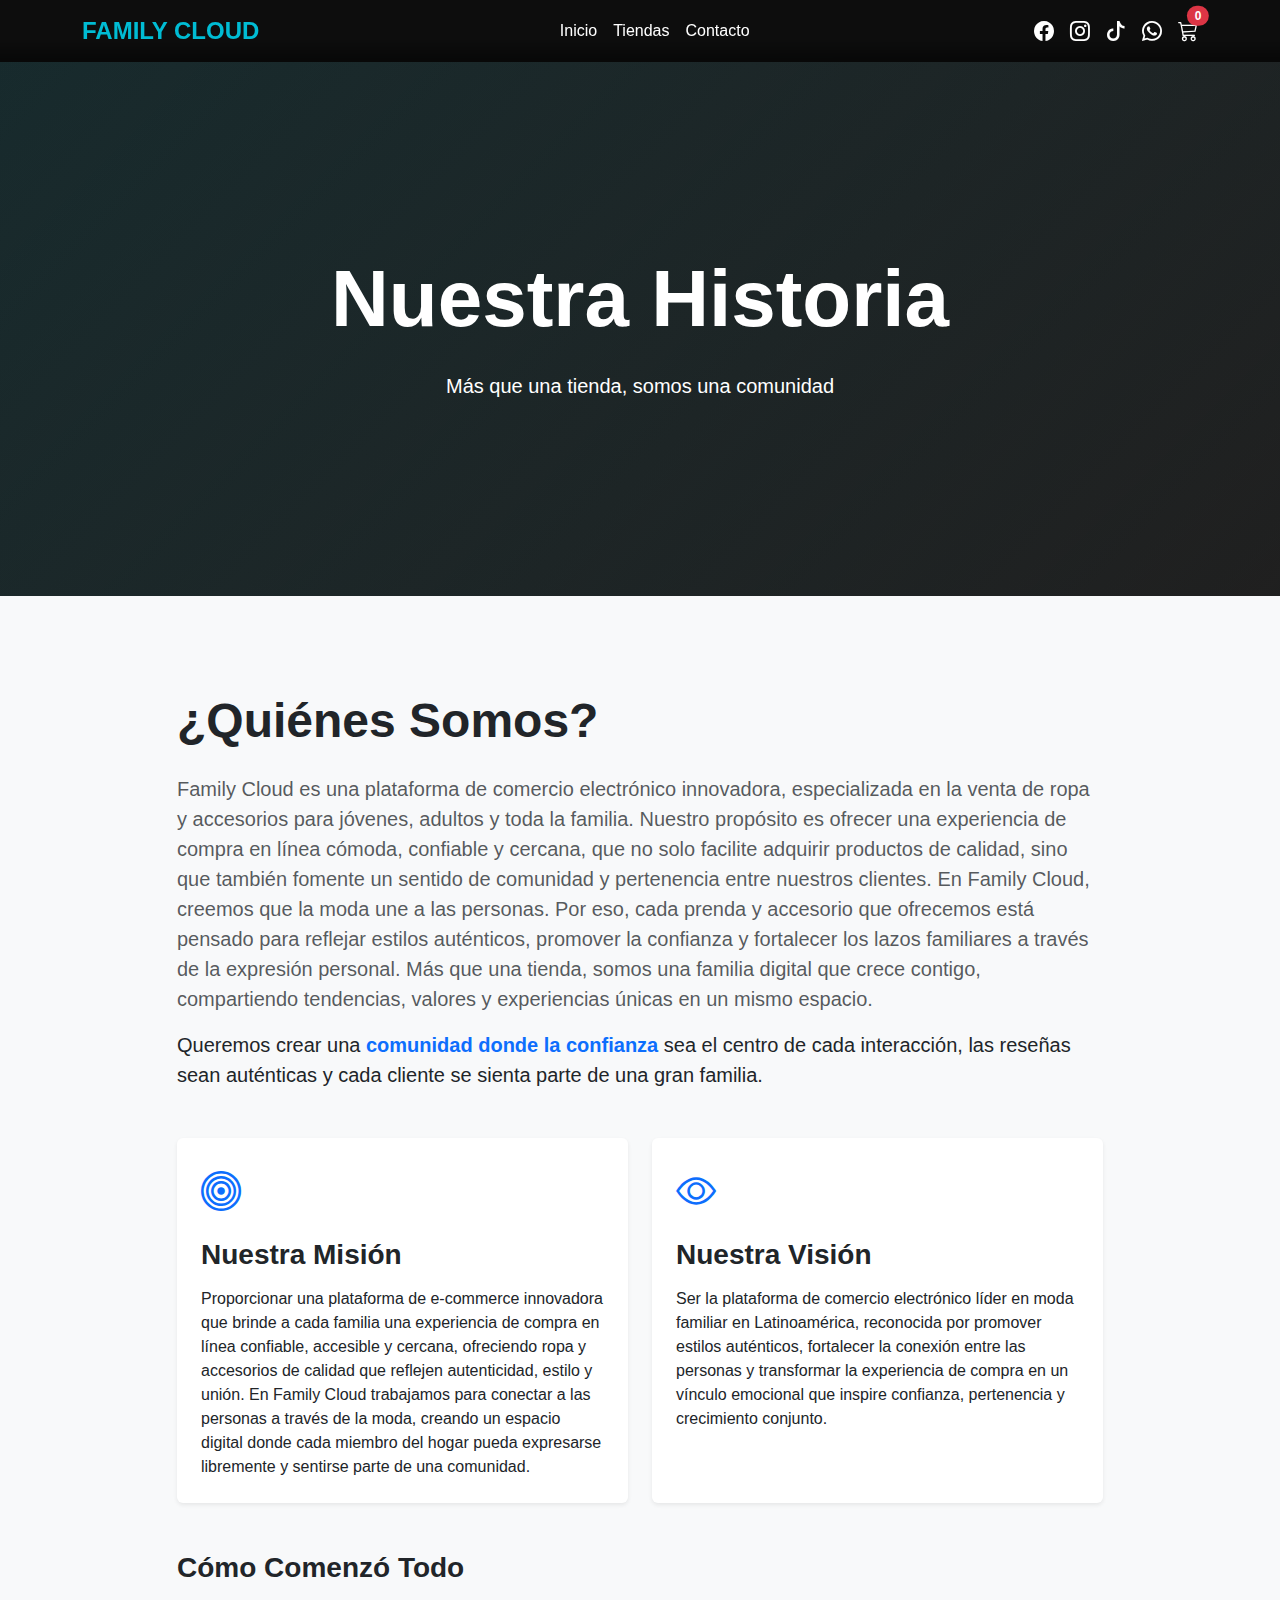
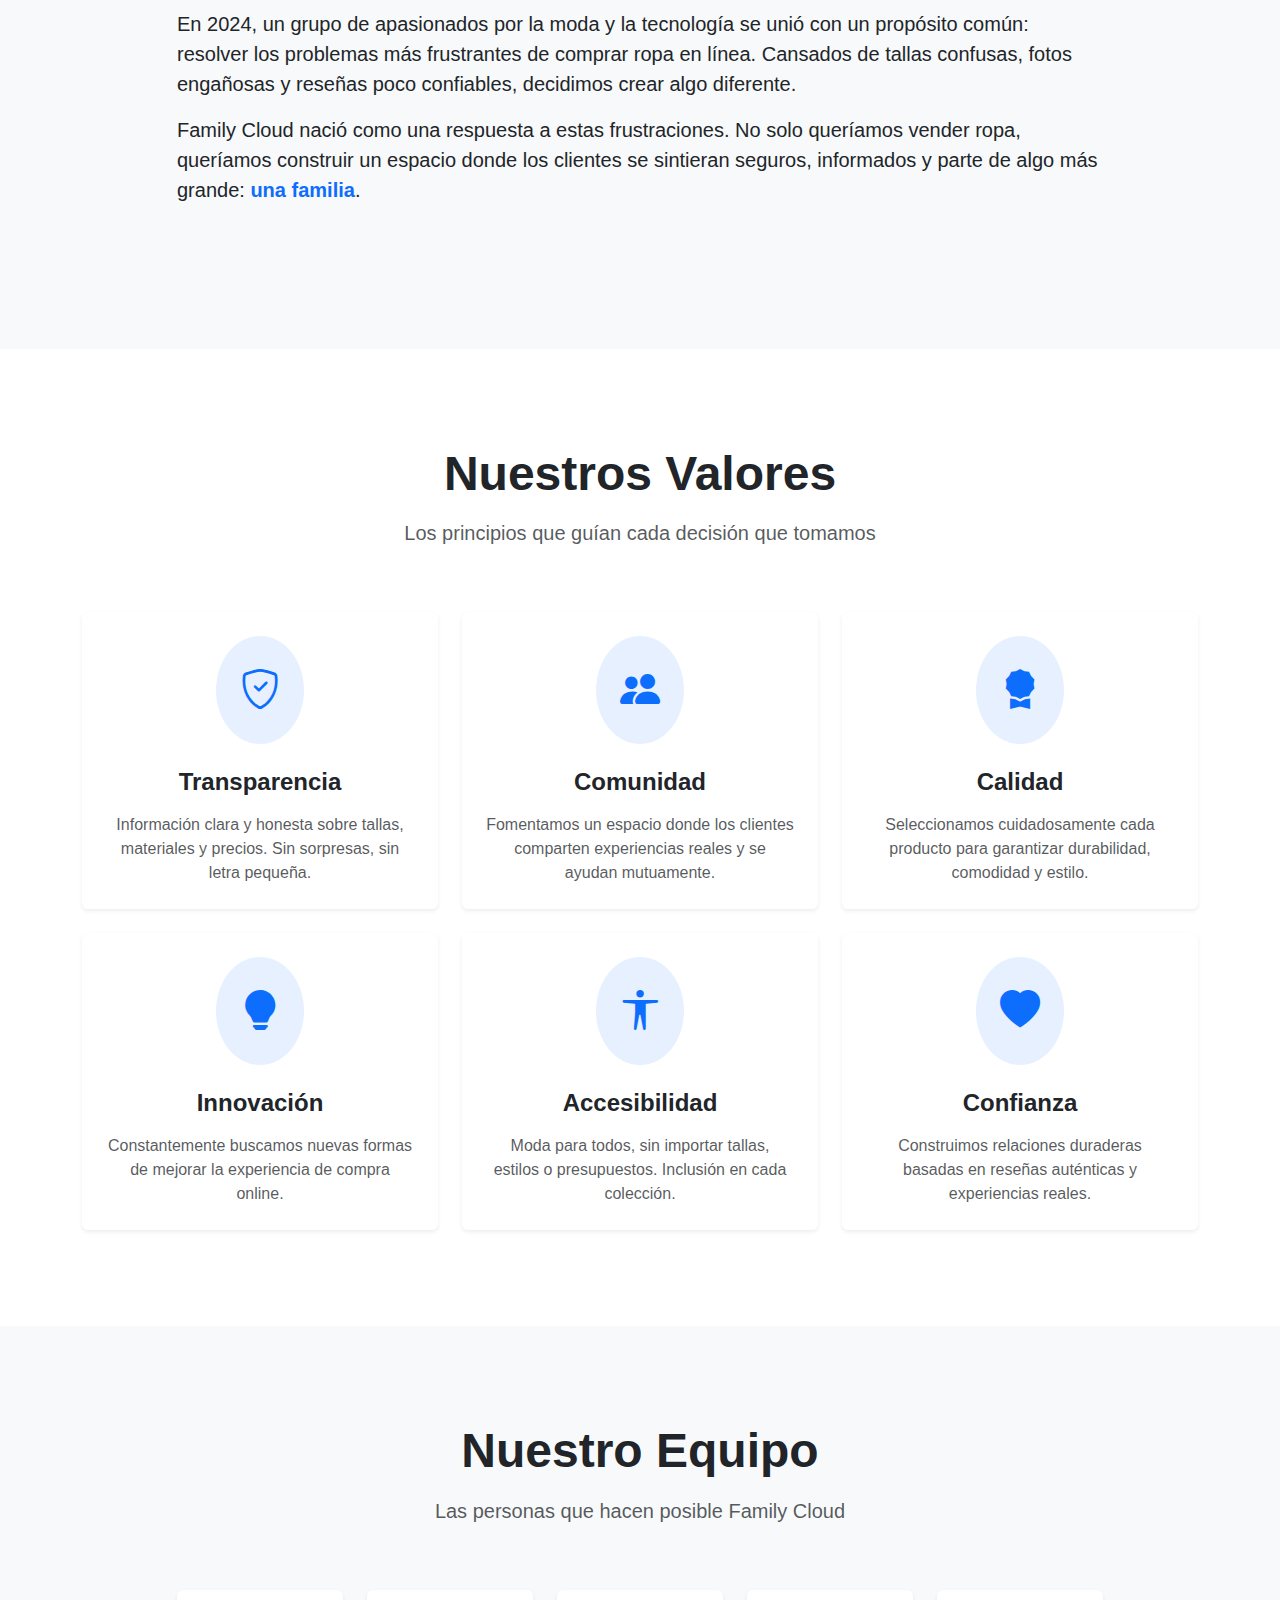
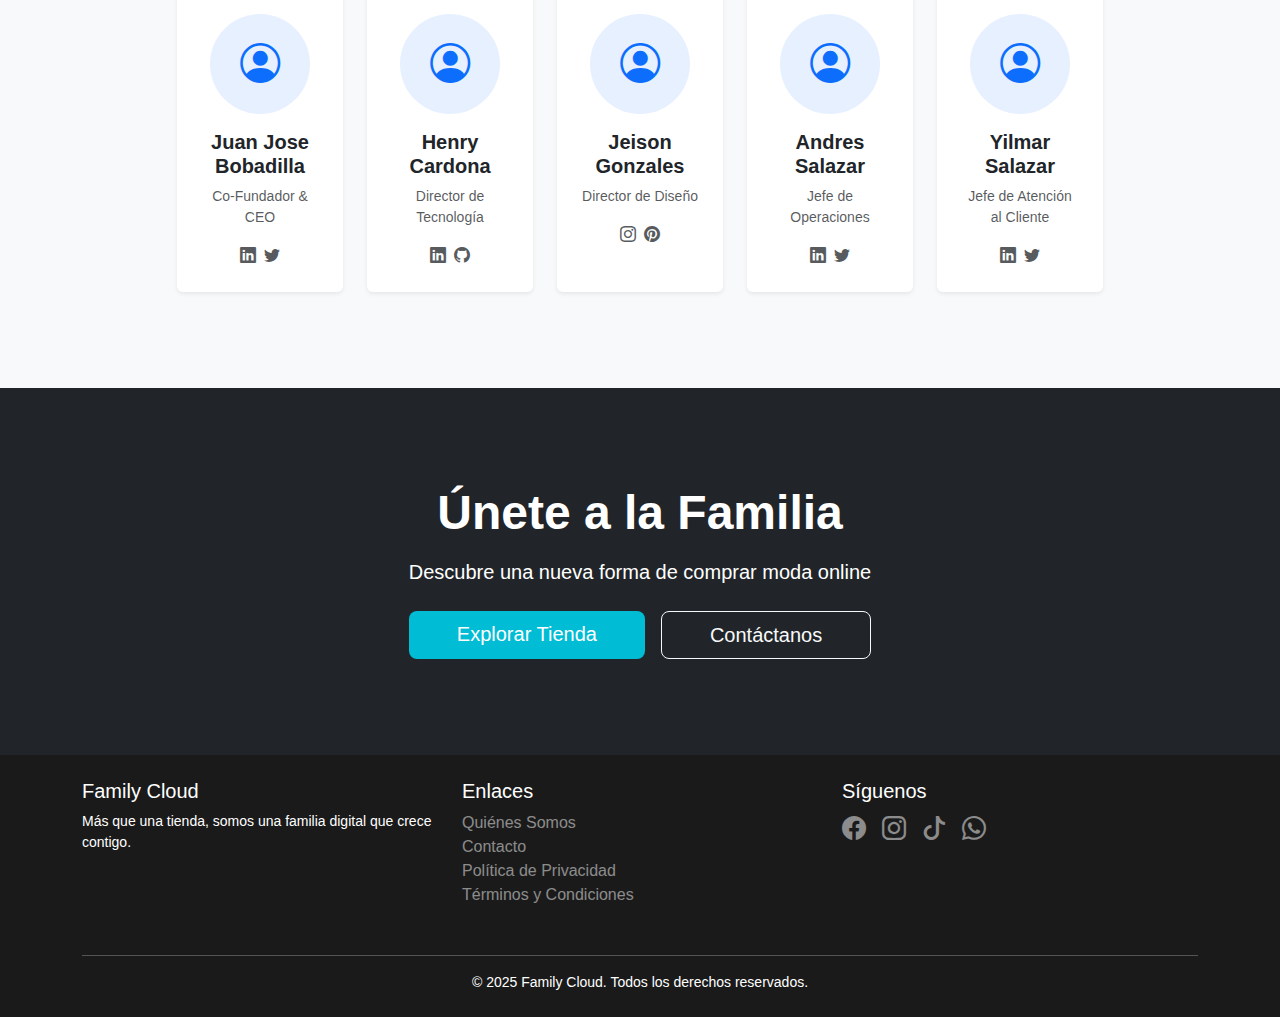
<file: pages/nosotros.html>
<!DOCTYPE html>
<html lang="es">
<head>
    <meta charset="UTF-8">
    <meta name="viewport" content="width=device-width, initial-scale=1.0">
    <meta name="description" content="Family Cloud - Conoce Nuestra Historia">
    <title>Quiénes Somos - Family Cloud</title>
    
    <link href="https://cdn.jsdelivr.net/npm/bootstrap@5.3.0/dist/css/bootstrap.min.css" rel="stylesheet">
    <link href="https://cdn.jsdelivr.net/npm/bootstrap-icons@1.11.0/font/bootstrap-icons.css" rel="stylesheet">
    <link href="../css/styles.css" rel="stylesheet">
</head>
<body>

    <!-- NAVBAR -->
    <nav class="navbar navbar-expand-lg navbar-dark bg-dark fixed-top">
        <div class="container">
            <a class="navbar-brand d-flex align-items-center" href="../index.html">
                <span class="fs-4 fw-bold">FAMILY CLOUD</span>
            </a>
            
            <button class="navbar-toggler" type="button" data-bs-toggle="collapse" 
                    data-bs-target="#navbarNav" aria-controls="navbarNav" 
                    aria-expanded="false" aria-label="Toggle navigation">
                <span class="navbar-toggler-icon"></span>
            </button>
            
            <div class="collapse navbar-collapse" id="navbarNav">
                <ul class="navbar-nav mx-auto">
                    <li class="nav-item">
                        <a class="nav-link" href="../index.html">Inicio</a>
                    </li>
                    <li class="nav-item">
                        <a class="nav-link" href="hombres.html">Tiendas</a>
                    </li>
                    <li class="nav-item">
                        <a class="nav-link" href="contacto.html">Contacto</a>
                    </li>
                </ul>
                
                <div class="d-flex align-items-center gap-3">
                    <a href="#" class="text-white" aria-label="Facebook">
                        <i class="bi bi-facebook fs-5"></i>
                    </a>
                    <a href="#" class="text-white" aria-label="Instagram">
                        <i class="bi bi-instagram fs-5"></i>
                    </a>
                    <a href="#" class="text-white" aria-label="TikTok">
                        <i class="bi bi-tiktok fs-5"></i>
                    </a>
                    <a href="#" class="text-white" aria-label="WhatsApp">
                        <i class="bi bi-whatsapp fs-5"></i>
                    </a>
                    
                    <a href="carrito.html" class="text-white position-relative">
                        <i class="bi bi-cart3 fs-5"></i>
                        <span class="position-absolute top-0 start-100 translate-middle badge rounded-pill bg-danger" id="cart-count">
                            0
                        </span>
                    </a>
                </div>
            </div>
        </div>
    </nav>

    <!-- 
        ═══════════════════════════════════════════════════════════
        HERO SECTION - QUIÉNES SOMOS
        ═══════════════════════════════════════════════════════════
        Sección principal con título e imagen de fondo
    -->
    <section class="hero-section" style="min-height: 60vh;">
        <div class="hero-overlay"></div>
        <div class="container">
            <div class="row align-items-center" style="min-height: 60vh;">
                <div class="col-12 text-center hero-content">
                    <h1 class="display-1 fw-bold mb-4 text-white">
                        Nuestra Historia
                    </h1>
                    <p class="lead text-white mb-0">
                        Más que una tienda, somos una comunidad
                    </p>
                </div>
            </div>
        </div>
    </section>

    <!-- 
        ═══════════════════════════════════════════════════════════
        SECCIÓN: NUESTRA HISTORIA
        ═══════════════════════════════════════════════════════════
        Cuenta la historia y misión de Family Cloud
    -->
    <section class="py-5 bg-light">
        <div class="container py-5">
            <div class="row justify-content-center">
                <div class="col-lg-10">
                    <!-- Introducción -->
                    <div class="mb-5">
                        <h2 class="display-5 fw-bold mb-4">¿Quiénes Somos?</h2>
                        <p class="lead text-muted">
                            Family Cloud es una plataforma de comercio electrónico innovadora,
                            especializada en la venta de ropa y accesorios para jóvenes, adultos
                            y toda la familia. Nuestro propósito es ofrecer una experiencia de
                            compra en línea cómoda, confiable y cercana, que no solo facilite adquirir
                            productos de calidad, sino que también fomente un sentido de comunidad y
                            pertenencia entre nuestros clientes. En Family Cloud, creemos que la moda
                            une a las personas. Por eso, cada prenda y accesorio que ofrecemos está pensado
                            para reflejar estilos auténticos, promover la confianza y fortalecer los lazos
                            familiares a través de la expresión personal. Más que una tienda, somos una familia
                            digital que crece contigo, compartiendo tendencias, valores y experiencias únicas en un mismo espacio.
                        </p>
                        <p class="fs-5">
                            Queremos crear una <strong class="text-primary">comunidad donde la confianza</strong>
                            sea el centro de cada interacción, las reseñas sean auténticas y cada cliente se sienta parte de una gran familia.
                        </p>
                    </div>

                    <!-- Misión y Visión en cards -->
                    <div class="row g-4 mb-5">
                        <div class="col-md-6">
                            <div class="card h-100 border-0 shadow-sm">
                                <div class="card-body p-4">
                                    <div class="mb-3">
                                        <i class="bi bi-bullseye fs-1 text-primary"></i>
                                    </div>
                                    <h3 class="card-title fw-bold mb-3">Nuestra Misión</h3>
                                    <p class="card-text">
                                        Proporcionar una plataforma de e-commerce innovadora
                                        que brinde a cada familia una experiencia de compra
                                        en línea confiable, accesible y cercana, ofreciendo
                                        ropa y accesorios de calidad que reflejen autenticidad,
                                        estilo y unión. En Family Cloud trabajamos para conectar
                                        a las personas a través de la moda, creando un espacio
                                        digital donde cada miembro del hogar pueda expresarse
                                        libremente y sentirse parte de una comunidad.
                                    </p>
                                </div>
                            </div>
                        </div>

                        <div class="col-md-6">
                            <div class="card h-100 border-0 shadow-sm">
                                <div class="card-body p-4">
                                    <div class="mb-3">
                                        <i class="bi bi-eye fs-1 text-primary"></i>
                                    </div>
                                    <h3 class="card-title fw-bold mb-3">Nuestra Visión</h3>
                                    <p class="card-text">
                                        Ser la plataforma de comercio electrónico líder en
                                        moda familiar en Latinoamérica, reconocida por promover
                                        estilos auténticos, fortalecer la conexión entre las
                                        personas y transformar la experiencia de compra en un
                                        vínculo emocional que inspire confianza, pertenencia
                                        y crecimiento conjunto.
                                    </p>
                                </div>
                            </div>
                        </div>
                    </div>

                    <!-- Historia detallada -->
                    <div class="mb-5">
                        <h3 class="fw-bold mb-4">Cómo Comenzó Todo</h3>
                        <p class="fs-5">
                            En 2024, un grupo de apasionados por la moda y la tecnología se unió 
                            con un propósito común: resolver los problemas más frustrantes de 
                            comprar ropa en línea. Cansados de tallas confusas, fotos engañosas 
                            y reseñas poco confiables, decidimos crear algo diferente.
                        </p>
                        <p class="fs-5">
                            Family Cloud nació como una respuesta a estas frustraciones. No solo 
                            queríamos vender ropa, queríamos construir un espacio donde los 
                            clientes se sintieran seguros, informados y parte de algo más grande: 
                            <strong class="text-primary">una familia</strong>.
                        </p>
                    </div>
                </div>
            </div>
        </div>
    </section>

    <!-- 
        ═══════════════════════════════════════════════════════════
        SECCIÓN: NUESTROS VALORES
        ═══════════════════════════════════════════════════════════
        Grid de tarjetas con los valores de la empresa
    -->
    <section class="py-5 bg-white">
        <div class="container py-5">
            <div class="row mb-5">
                <div class="col-12 text-center">
                    <h2 class="display-5 fw-bold mb-3">Nuestros Valores</h2>
                    <p class="lead text-muted">
                        Los principios que guían cada decisión que tomamos
                    </p>
                </div>
            </div>

            <div class="row g-4">
                <!-- Valor 1: Transparencia -->
                <div class="col-md-4">
                    <div class="card h-100 border-0 shadow-sm hover-lift">
                        <div class="card-body text-center p-4">
                            <div class="mb-4">
                                <div class="d-inline-block p-4 rounded-circle bg-primary bg-opacity-10">
                                    <i class="bi bi-shield-check fs-1 text-primary"></i>
                                </div>
                            </div>
                            <h4 class="card-title fw-bold mb-3">Transparencia</h4>
                            <p class="card-text text-muted">
                                Información clara y honesta sobre tallas, materiales y precios. 
                                Sin sorpresas, sin letra pequeña.
                            </p>
                        </div>
                    </div>
                </div>

                <!-- Valor 2: Comunidad -->
                <div class="col-md-4">
                    <div class="card h-100 border-0 shadow-sm hover-lift">
                        <div class="card-body text-center p-4">
                            <div class="mb-4">
                                <div class="d-inline-block p-4 rounded-circle bg-primary bg-opacity-10">
                                    <i class="bi bi-people-fill fs-1 text-primary"></i>
                                </div>
                            </div>
                            <h4 class="card-title fw-bold mb-3">Comunidad</h4>
                            <p class="card-text text-muted">
                                Fomentamos un espacio donde los clientes comparten experiencias 
                                reales y se ayudan mutuamente.
                            </p>
                        </div>
                    </div>
                </div>

                <!-- Valor 3: Calidad -->
                <div class="col-md-4">
                    <div class="card h-100 border-0 shadow-sm hover-lift">
                        <div class="card-body text-center p-4">
                            <div class="mb-4">
                                <div class="d-inline-block p-4 rounded-circle bg-primary bg-opacity-10">
                                    <i class="bi bi-award-fill fs-1 text-primary"></i>
                                </div>
                            </div>
                            <h4 class="card-title fw-bold mb-3">Calidad</h4>
                            <p class="card-text text-muted">
                                Seleccionamos cuidadosamente cada producto para garantizar 
                                durabilidad, comodidad y estilo.
                            </p>
                        </div>
                    </div>
                </div>

                <!-- Valor 4: Innovación -->
                <div class="col-md-4">
                    <div class="card h-100 border-0 shadow-sm hover-lift">
                        <div class="card-body text-center p-4">
                            <div class="mb-4">
                                <div class="d-inline-block p-4 rounded-circle bg-primary bg-opacity-10">
                                    <i class="bi bi-lightbulb-fill fs-1 text-primary"></i>
                                </div>
                            </div>
                            <h4 class="card-title fw-bold mb-3">Innovación</h4>
                            <p class="card-text text-muted">
                                Constantemente buscamos nuevas formas de mejorar la experiencia 
                                de compra online.
                            </p>
                        </div>
                    </div>
                </div>

                <!-- Valor 5: Accesibilidad -->
                <div class="col-md-4">
                    <div class="card h-100 border-0 shadow-sm hover-lift">
                        <div class="card-body text-center p-4">
                            <div class="mb-4">
                                <div class="d-inline-block p-4 rounded-circle bg-primary bg-opacity-10">
                                    <i class="bi bi-universal-access fs-1 text-primary"></i>
                                </div>
                            </div>
                            <h4 class="card-title fw-bold mb-3">Accesibilidad</h4>
                            <p class="card-text text-muted">
                                Moda para todos, sin importar tallas, estilos o presupuestos. 
                                Inclusión en cada colección.
                            </p>
                        </div>
                    </div>
                </div>

                <!-- Valor 6: Confianza -->
                <div class="col-md-4">
                    <div class="card h-100 border-0 shadow-sm hover-lift">
                        <div class="card-body text-center p-4">
                            <div class="mb-4">
                                <div class="d-inline-block p-4 rounded-circle bg-primary bg-opacity-10">
                                    <i class="bi bi-heart-fill fs-1 text-primary"></i>
                                </div>
                            </div>
                            <h4 class="card-title fw-bold mb-3">Confianza</h4>
                            <p class="card-text text-muted">
                                Construimos relaciones duraderas basadas en reseñas auténticas 
                                y experiencias reales.
                            </p>
                        </div>
                    </div>
                </div>
            </div>
        </div>
    </section>

    <!-- 
        ═══════════════════════════════════════════════════════════
        SECCIÓN: EQUIPO
        ═══════════════════════════════════════════════════════════
        Equipo de 5 personas - Family Cloud
    -->
    <section class="py-5 bg-light">
        <div class="container py-5">
            <div class="row mb-5">
                <div class="col-12 text-center">
                    <h2 class="display-5 fw-bold mb-3">Nuestro Equipo</h2>
                    <p class="lead text-muted">
                        Las personas que hacen posible Family Cloud
                    </p>
                </div>
            </div>

            <!-- 
                Grid de 5 personas
                - col-lg-2: 5 personas por fila en pantallas grandes (12/5 ≈ 2.4)
                - col-md-4: 3 personas por fila en tablets (12/4 = 3)
                - col-sm-6: 2 personas por fila en móviles
            -->
            <div class="row g-4 justify-content-center">
                
                <!-- Juan Jose Bobadilla Murillo -->
                <div class="col-lg-2 col-md-4 col-sm-6">
                    <div class="card h-100 border-0 shadow-sm text-center">
                        <div class="card-body p-4">
                            <div class="mb-3">
                                <!-- Placeholder para foto -->
                                <div class="rounded-circle bg-primary bg-opacity-10 d-inline-block" 
                                     style="width: 100px; height: 100px; line-height: 100px;">
                                    <i class="bi bi-person-circle fs-1 text-primary"></i>
                                </div>
                            </div>
                            <h5 class="card-title fw-bold">Juan Jose Bobadilla</h5>
                            <p class="text-muted small mb-3">Co-Fundador & CEO</p>
                            <div class="d-flex justify-content-center gap-2">
                                <a href="#" class="text-muted"><i class="bi bi-linkedin"></i></a>
                                <a href="#" class="text-muted"><i class="bi bi-twitter"></i></a>
                            </div>
                        </div>
                    </div>
                </div>

                <!-- Henry Alonso Cardona Osorio -->
                <div class="col-lg-2 col-md-4 col-sm-6">
                    <div class="card h-100 border-0 shadow-sm text-center">
                        <div class="card-body p-4">
                            <div class="mb-3">
                                <div class="rounded-circle bg-primary bg-opacity-10 d-inline-block" 
                                     style="width: 100px; height: 100px; line-height: 100px;">
                                    <i class="bi bi-person-circle fs-1 text-primary"></i>
                                </div>
                            </div>
                            <h5 class="card-title fw-bold">Henry Cardona</h5>
                            <p class="text-muted small mb-3">Director de Tecnología</p>
                            <div class="d-flex justify-content-center gap-2">
                                <a href="#" class="text-muted"><i class="bi bi-linkedin"></i></a>
                                <a href="#" class="text-muted"><i class="bi bi-github"></i></a>
                            </div>
                        </div>
                    </div>
                </div>

                <!-- Jeison Hernán Gonzales Muñoz -->
                <div class="col-lg-2 col-md-4 col-sm-6">
                    <div class="card h-100 border-0 shadow-sm text-center">
                        <div class="card-body p-4">
                            <div class="mb-3">
                                <div class="rounded-circle bg-primary bg-opacity-10 d-inline-block" 
                                     style="width: 100px; height: 100px; line-height: 100px;">
                                    <i class="bi bi-person-circle fs-1 text-primary"></i>
                                </div>
                            </div>
                            <h5 class="card-title fw-bold">Jeison Gonzales</h5>
                            <p class="text-muted small mb-3">Director de Diseño</p>
                            <div class="d-flex justify-content-center gap-2">
                                <a href="#" class="text-muted"><i class="bi bi-instagram"></i></a>
                                <a href="#" class="text-muted"><i class="bi bi-pinterest"></i></a>
                            </div>
                        </div>
                    </div>
                </div>

                <!-- Andres Felipe Salazar Hoyos -->
                <div class="col-lg-2 col-md-4 col-sm-6">
                    <div class="card h-100 border-0 shadow-sm text-center">
                        <div class="card-body p-4">
                            <div class="mb-3">
                                <div class="rounded-circle bg-primary bg-opacity-10 d-inline-block" 
                                     style="width: 100px; height: 100px; line-height: 100px;">
                                    <i class="bi bi-person-circle fs-1 text-primary"></i>
                                </div>
                            </div>
                            <h5 class="card-title fw-bold">Andres Salazar</h5>
                            <p class="text-muted small mb-3">Jefe de Operaciones</p>
                            <div class="d-flex justify-content-center gap-2">
                                <a href="#" class="text-muted"><i class="bi bi-linkedin"></i></a>
                                <a href="#" class="text-muted"><i class="bi bi-twitter"></i></a>
                            </div>
                        </div>
                    </div>
                </div>

                <!-- Yilmar Alexis Salazar Garcia -->
                <div class="col-lg-2 col-md-4 col-sm-6">
                    <div class="card h-100 border-0 shadow-sm text-center">
                        <div class="card-body p-4">
                            <div class="mb-3">
                                <div class="rounded-circle bg-primary bg-opacity-10 d-inline-block" 
                                     style="width: 100px; height: 100px; line-height: 100px;">
                                    <i class="bi bi-person-circle fs-1 text-primary"></i>
                                </div>
                            </div>
                            <h5 class="card-title fw-bold">Yilmar Salazar</h5>
                            <p class="text-muted small mb-3">Jefe de Atención al Cliente</p>
                            <div class="d-flex justify-content-center gap-2">
                                <a href="#" class="text-muted"><i class="bi bi-linkedin"></i></a>
                                <a href="#" class="text-muted"><i class="bi bi-twitter"></i></a>
                            </div>
                        </div>
                    </div>
                </div>

            </div>
        </div>
    </section>

    <!-- 
        ═══════════════════════════════════════════════════════════
        CALL TO ACTION
        ═══════════════════════════════════════════════════════════
    -->
    <section class="py-5 bg-dark text-white">
        <div class="container py-5 text-center">
            <h2 class="display-5 fw-bold mb-3">Únete a la Familia</h2>
            <p class="lead mb-4">
                Descubre una nueva forma de comprar moda online
            </p>
            <div class="d-flex gap-3 justify-content-center flex-wrap">
                <a href="../index.html#categories" class="btn btn-primary btn-lg px-5">
                    Explorar Tienda
                </a>
                <a href="contacto.html" class="btn btn-outline-light btn-lg px-5">
                    Contáctanos
                </a>
            </div>
        </div>
    </section>

    <!-- FOOTER -->
    <footer class="footer bg-dark text-white py-4">
        <div class="container">
            <div class="row">
                <div class="col-md-4 mb-3">
                    <h5>Family Cloud</h5>
                    <p class="small">Más que una tienda, somos una familia digital que crece contigo.</p>
                </div>
                <div class="col-md-4 mb-3">
                    <h5>Enlaces</h5>
                    <ul class="list-unstyled">
                        <li><a href="nosotros.html" class="text-white-50 text-decoration-none">Quiénes Somos</a></li>
                        <li><a href="contacto.html" class="text-white-50 text-decoration-none">Contacto</a></li>
                        <li><a href="privacidad.html" class="text-white-50 text-decoration-none">Política de Privacidad</a></li>
                        <li><a href="terminos.html" class="text-white-50 text-decoration-none">Términos y Condiciones</a></li>
                    </ul>
                </div>
                <div class="col-md-4 mb-3">
                    <h5>Síguenos</h5>
                    <div class="d-flex gap-3">
                        <a href="#" class="text-white-50"><i class="bi bi-facebook fs-4"></i></a>
                        <a href="#" class="text-white-50"><i class="bi bi-instagram fs-4"></i></a>
                        <a href="#" class="text-white-50"><i class="bi bi-tiktok fs-4"></i></a>
                        <a href="#" class="text-white-50"><i class="bi bi-whatsapp fs-4"></i></a>
                    </div>
                </div>
            </div>
            <hr class="my-3 bg-secondary">
            <div class="row">
                <div class="col-12 text-center">
                    <p class="small mb-0">&copy; 2025 Family Cloud. Todos los derechos reservados.</p>
                </div>
            </div>
        </div>
    </footer>

    <!-- SCRIPTS -->
    <script src="https://cdn.jsdelivr.net/npm/bootstrap@5.3.0/dist/js/bootstrap.bundle.min.js"></script>
    <script src="../js/main.js"></script>
    
    <!-- CSS adicional para efectos hover -->
    <style>
        .hover-lift {
            transition: transform 0.3s ease, box-shadow 0.3s ease;
        }
        
        .hover-lift:hover {
            transform: translateY(-10px);
            box-shadow: 0 10px 30px rgba(0, 0, 0, 0.15) !important;
        }
    </style>
    
</body>
</html>

<!-- 
    ════════════════════════════════════════════════════════════════════════
    📝 CONTENIDO DE ESTA PÁGINA
    ════════════════════════════════════════════════════════════════════════
    
    ✅ SECCIONES INCLUIDAS:
    1. Hero Section - Título principal
    2. Nuestra Historia - Misión y Visión
    3. Nuestros Valores - 6 valores fundamentales
    4. Nuestro Equipo - 4 miembros (placeholder)
    5. Call to Action - Invitación a explorar
    
    🎨 CARACTERÍSTICAS:
    - Diseño limpio y profesional
    - Cards con efecto hover
    - Iconos Bootstrap para cada valor
    - Responsive en todos los dispositivos
    - Secciones alternadas (light/white/dark)
    
    ✏️ PERSONALIZACIÓN:
    - Editar el texto de la historia según tu proyecto
    - Agregar fotos reales del equipo
    - Ajustar valores según tu marca
    - Agregar más miembros del equipo si es necesario
    
    ════════════════════════════════════════════════════════════════════════
-->
</file>
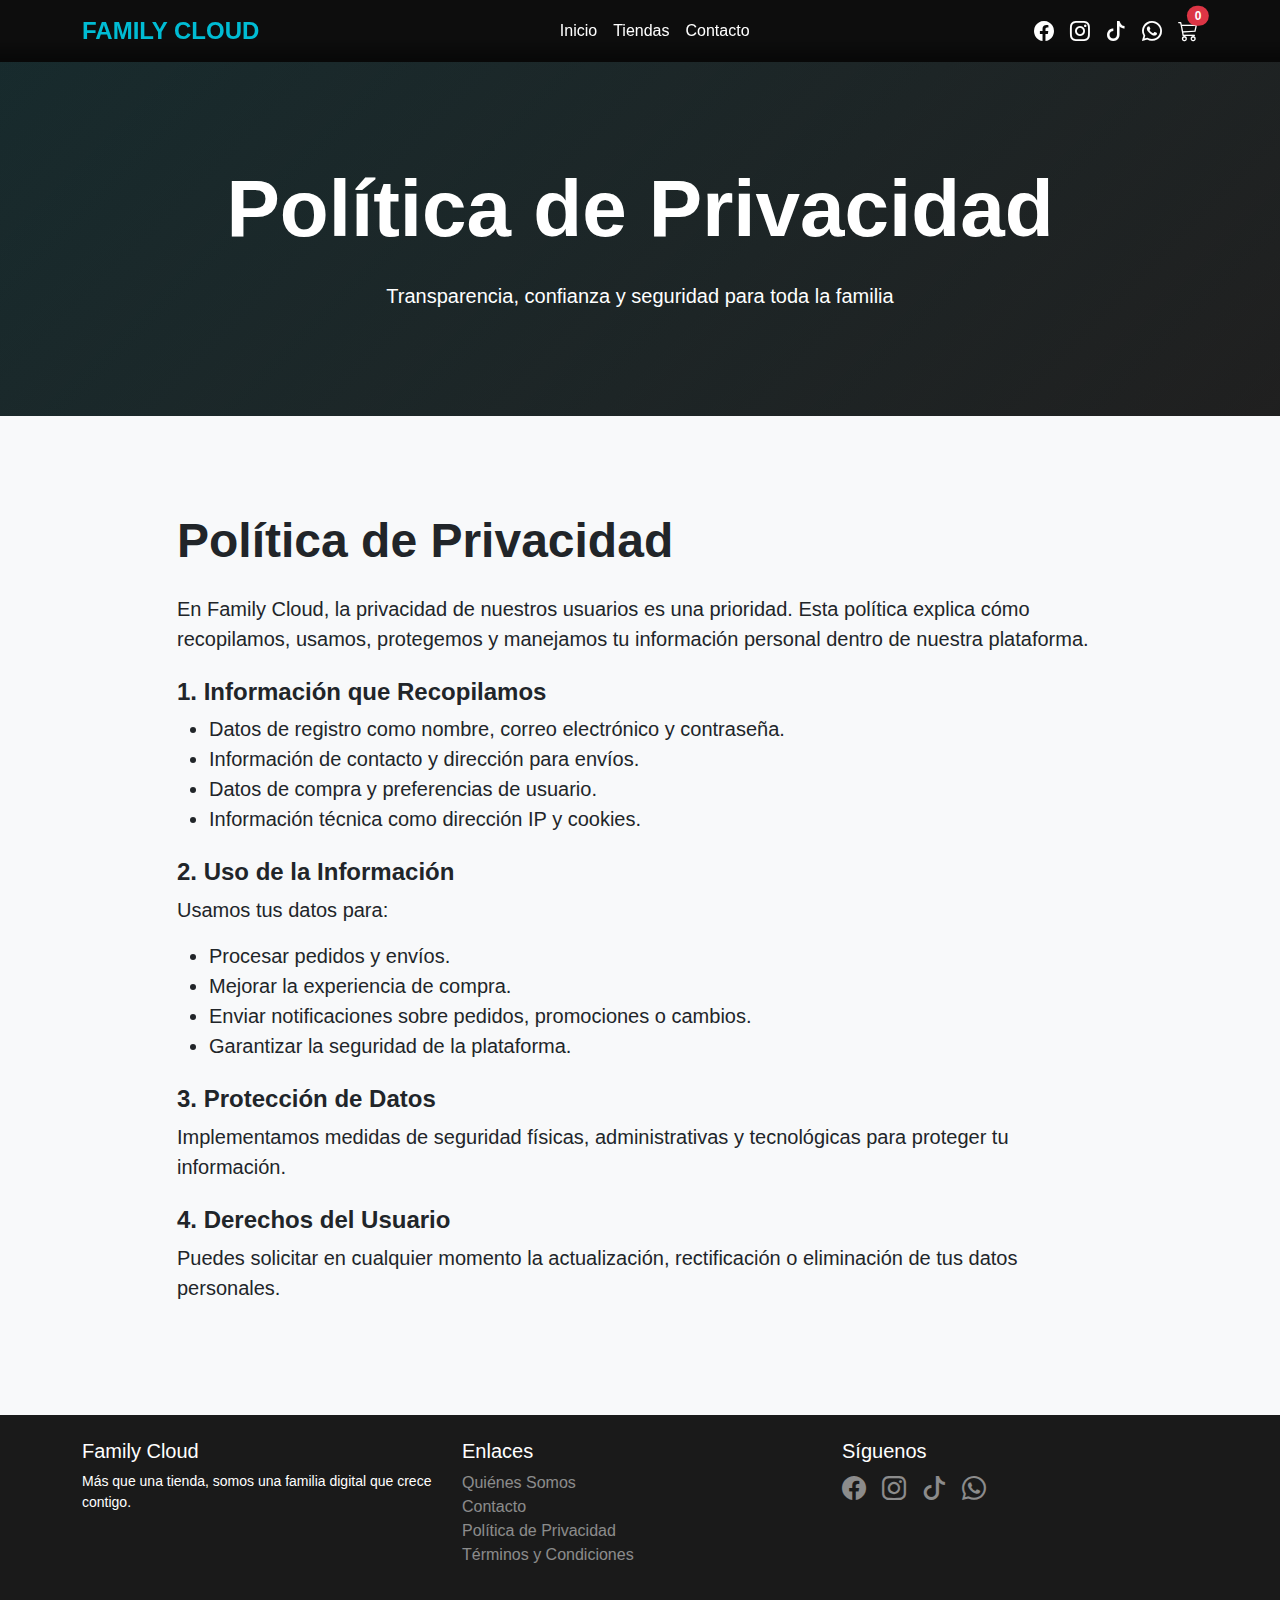
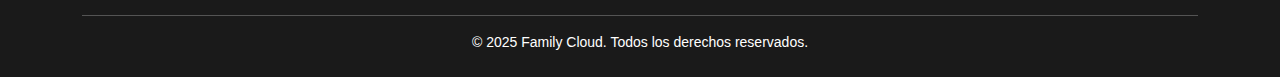
<file: pages/privacidad.html>
<!DOCTYPE html>
<html lang="es">
<head>
    <meta charset="UTF-8">
    <meta name="viewport" content="width=device-width, initial-scale=1.0">
    <meta name="description" content="Family Cloud - Políticas y Términos">
    <title>Políticas y Términos - Family Cloud</title>

    <link href="https://cdn.jsdelivr.net/npm/bootstrap@5.3.0/dist/css/bootstrap.min.css" rel="stylesheet">
    <link href="https://cdn.jsdelivr.net/npm/bootstrap-icons@1.11.0/font/bootstrap-icons.css" rel="stylesheet">
    <link href="../css/styles.css" rel="stylesheet">
</head>
<body>

    <!-- NAVBAR -->
    <nav class="navbar navbar-expand-lg navbar-dark bg-dark fixed-top">
        <div class="container">
            <a class="navbar-brand d-flex align-items-center" href="../index.html">
                <span class="fs-4 fw-bold">FAMILY CLOUD</span>
            </a>

            <button class="navbar-toggler" type="button" data-bs-toggle="collapse" 
                    data-bs-target="#navbarNav" aria-controls="navbarNav" 
                    aria-expanded="false" aria-label="Toggle navigation">
                <span class="navbar-toggler-icon"></span>
            </button>

            <div class="collapse navbar-collapse" id="navbarNav">
                <ul class="navbar-nav mx-auto">
                    <li class="nav-item">
                        <a class="nav-link" href="../index.html">Inicio</a>
                    </li>
                    <li class="nav-item">
                        <a class="nav-link" href="hombres.html">Tiendas</a>
                    </li>
                    <li class="nav-item">
                        <a class="nav-link" href="contacto.html">Contacto</a>
                    </li>
                </ul>

                <div class="d-flex align-items-center gap-3">
                    <a href="#" class="text-white"><i class="bi bi-facebook fs-5"></i></a>
                    <a href="#" class="text-white"><i class="bi bi-instagram fs-5"></i></a>
                    <a href="#" class="text-white"><i class="bi bi-tiktok fs-5"></i></a>
                    <a href="#" class="text-white"><i class="bi bi-whatsapp fs-5"></i></a>

                    <a href="carrito.html" class="text-white position-relative">
                        <i class="bi bi-cart3 fs-5"></i>
                        <span class="position-absolute top-0 start-100 translate-middle badge rounded-pill bg-danger" id="cart-count">0</span>
                    </a>
                </div>
            </div>
        </div>
    </nav>

    <!-- HERO -->
    <section class="hero-section" style="min-height: 40vh;">
        <div class="hero-overlay"></div>
        <div class="container">
            <div class="row align-items-center" style="min-height: 40vh;">
                <div class="col-12 text-center hero-content">
                    <h1 class="display-1 fw-bold mb-4 text-white">Política de Privacidad</h1>
                    <p class="lead text-white mb-0">Transparencia, confianza y seguridad para toda la familia</p>
                </div>
            </div>
        </div>
    </section>

    <!-- CONTENIDO PRINCIPAL -->
    <section class="py-5 bg-light">
        <div class="container py-5">
            <div class="row justify-content-center">
                <div class="col-lg-10">

                    <!-- POLÍTICA DE PRIVACIDAD -->
                    <h2 class="display-5 fw-bold mb-4">Política de Privacidad</h2>
                    <p class="fs-5">En Family Cloud, la privacidad de nuestros usuarios es una prioridad. Esta política explica cómo recopilamos, usamos, protegemos y manejamos tu información personal dentro de nuestra plataforma.</p>

                    <h4 class="fw-bold mt-4">1. Información que Recopilamos</h4>
                    <ul class="fs-5">
                        <li>Datos de registro como nombre, correo electrónico y contraseña.</li>
                        <li>Información de contacto y dirección para envíos.</li>
                        <li>Datos de compra y preferencias de usuario.</li>
                        <li>Información técnica como dirección IP y cookies.</li>
                    </ul>

                    <h4 class="fw-bold mt-4">2. Uso de la Información</h4>
                    <p class="fs-5">Usamos tus datos para:</p>
                    <ul class="fs-5">
                        <li>Procesar pedidos y envíos.</li>
                        <li>Mejorar la experiencia de compra.</li>
                        <li>Enviar notificaciones sobre pedidos, promociones o cambios.</li>
                        <li>Garantizar la seguridad de la plataforma.</li>
                    </ul>

                    <h4 class="fw-bold mt-4">3. Protección de Datos</h4>
                    <p class="fs-5">Implementamos medidas de seguridad físicas, administrativas y tecnológicas para proteger tu información.</p>

                    <h4 class="fw-bold mt-4">4. Derechos del Usuario</h4>
                    <p class="fs-5">Puedes solicitar en cualquier momento la actualización, rectificación o eliminación de tus datos personales.</p>

                 

    

                </div>
            </div>
        </div>
    </section>

    <!-- FOOTER -->
    <footer class="footer bg-dark text-white py-4">
        <div class="container">
            <div class="row">
                <div class="col-md-4 mb-3">
                    <h5>Family Cloud</h5>
                    <p class="small">Más que una tienda, somos una familia digital que crece contigo.</p>
                </div>
                <div class="col-md-4 mb-3">
                    <h5>Enlaces</h5>
                    <ul class="list-unstyled">
                        <li><a href="nosotros.html" class="text-white-50 text-decoration-none">Quiénes Somos</a></li>
                        <li><a href="contacto.html" class="text-white-50 text-decoration-none">Contacto</a></li>
                        <li><a href="privacidad.html" class="text-white-50 text-decoration-none">Política de Privacidad</a></li>
                        <li><a href="terminos.html" class="text-white-50 text-decoration-none">Términos y Condiciones</a></li>
                    </ul>
                </div>
                <div class="col-md-4 mb-3">
                    <h5>Síguenos</h5>
                    <div class="d-flex gap-3">
                        <a href="#" class="text-white-50"><i class="bi bi-facebook fs-4"></i></a>
                        <a href="#" class="text-white-50"><i class="bi bi-instagram fs-4"></i></a>
                        <a href="#" class="text-white-50"><i class="bi bi-tiktok fs-4"></i></a>
                        <a href="#" class="text-white-50"><i class="bi bi-whatsapp fs-4"></i></a>
                    </div>
                </div>
            </div>
            <hr class="my-3 bg-secondary">
            <div class="row">
                <div class="col-12 text-center">
                    <p class="small mb-0">&copy; 2025 Family Cloud. Todos los derechos reservados.</p>
                </div>
            </div>
        </div>
    </footer>

    <script src="https://cdn.jsdelivr.net/npm/bootstrap@5.3.0/dist/js/bootstrap.bundle.min.js"></script>
    <script src="../js/main.js"></script>
</body>
</html>
</file>
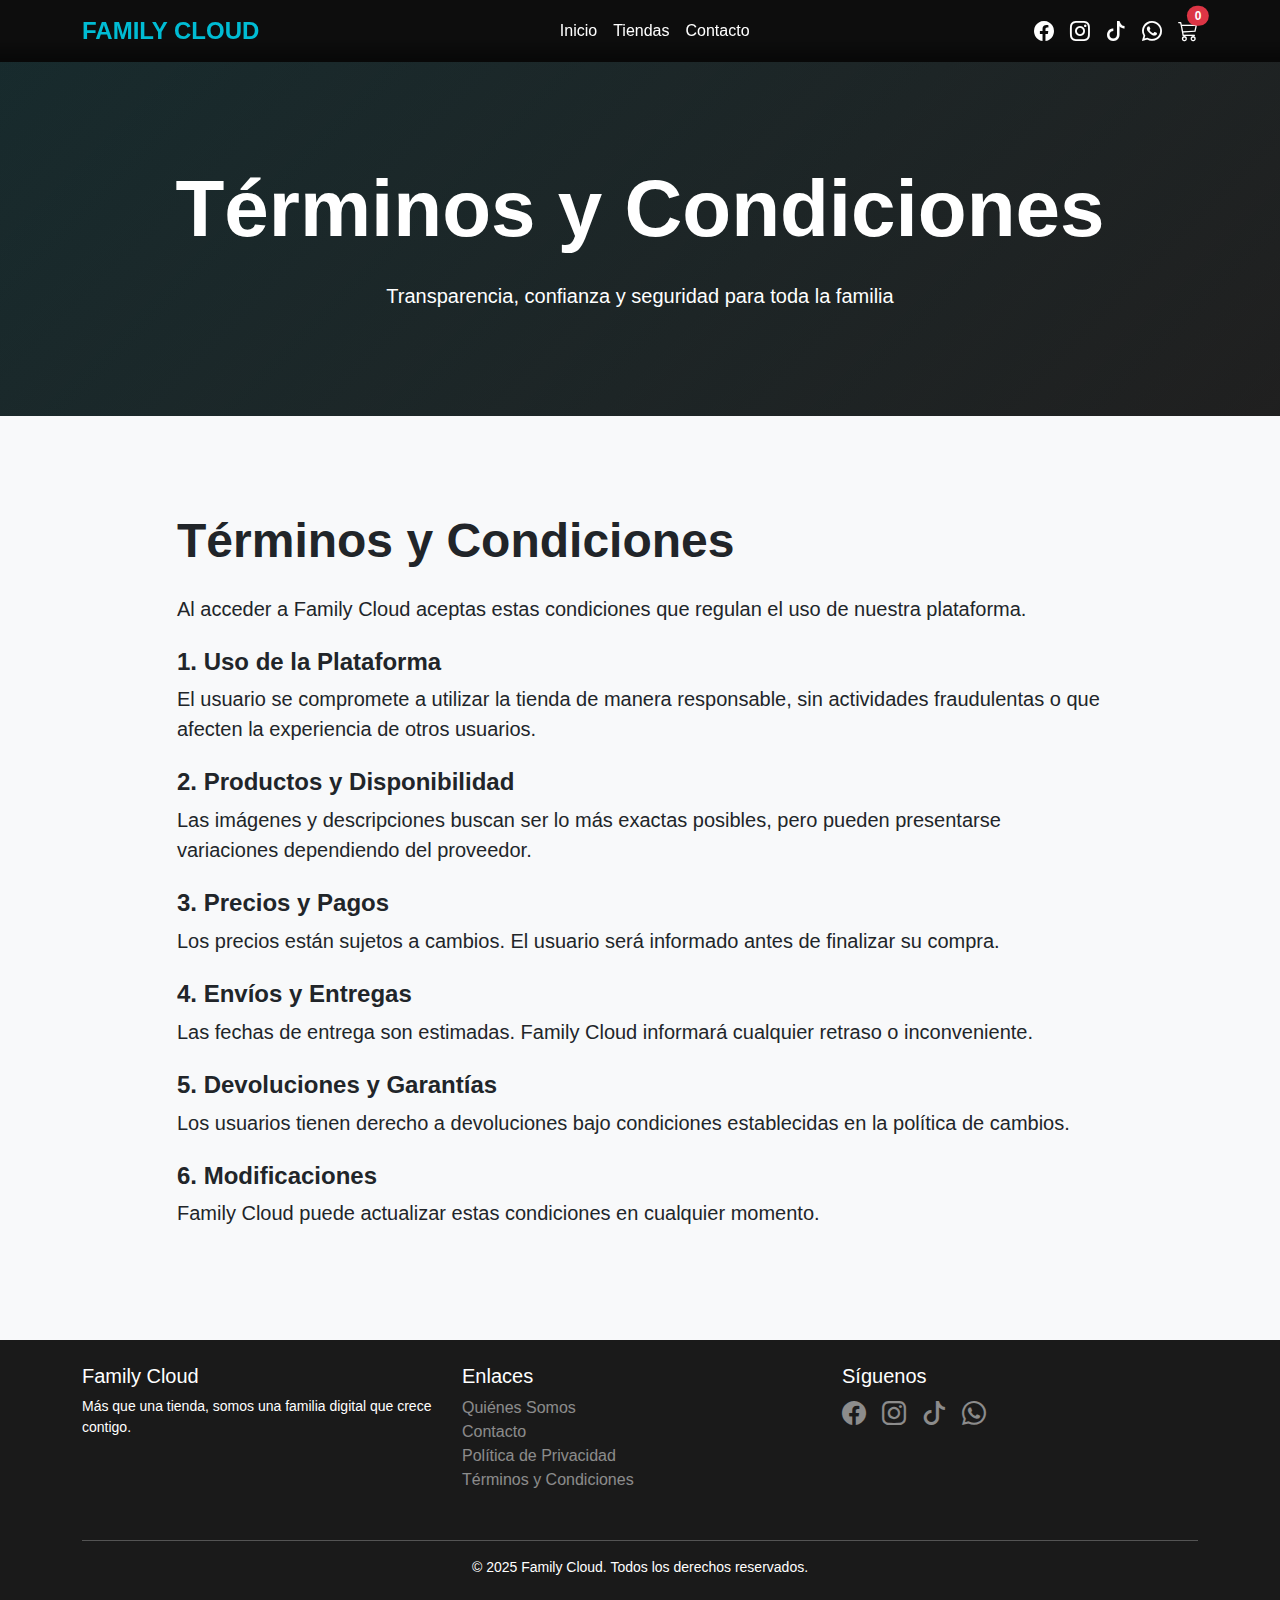
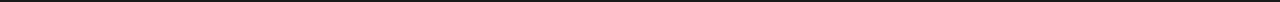
<file: pages/terminos.html>
<!DOCTYPE html>
<html lang="es">
<head>
    <meta charset="UTF-8">
    <meta name="viewport" content="width=device-width, initial-scale=1.0">
    <meta name="description" content="Family Cloud - Políticas y Términos">
    <title>Políticas y Términos - Family Cloud</title>

    <link href="https://cdn.jsdelivr.net/npm/bootstrap@5.3.0/dist/css/bootstrap.min.css" rel="stylesheet">
    <link href="https://cdn.jsdelivr.net/npm/bootstrap-icons@1.11.0/font/bootstrap-icons.css" rel="stylesheet">
    <link href="../css/styles.css" rel="stylesheet">
</head>
<body>

    <!-- NAVBAR -->
    <nav class="navbar navbar-expand-lg navbar-dark bg-dark fixed-top">
        <div class="container">
            <a class="navbar-brand d-flex align-items-center" href="../index.html">
                <span class="fs-4 fw-bold">FAMILY CLOUD</span>
            </a>

            <button class="navbar-toggler" type="button" data-bs-toggle="collapse" 
                    data-bs-target="#navbarNav" aria-controls="navbarNav" 
                    aria-expanded="false" aria-label="Toggle navigation">
                <span class="navbar-toggler-icon"></span>
            </button>

            <div class="collapse navbar-collapse" id="navbarNav">
                <ul class="navbar-nav mx-auto">
                    <li class="nav-item">
                        <a class="nav-link" href="../index.html">Inicio</a>
                    </li>
                    <li class="nav-item">
                        <a class="nav-link" href="hombres.html">Tiendas</a>
                    </li>
                    <li class="nav-item">
                        <a class="nav-link" href="contacto.html">Contacto</a>
                    </li>
                </ul>

                <div class="d-flex align-items-center gap-3">
                    <a href="#" class="text-white"><i class="bi bi-facebook fs-5"></i></a>
                    <a href="#" class="text-white"><i class="bi bi-instagram fs-5"></i></a>
                    <a href="#" class="text-white"><i class="bi bi-tiktok fs-5"></i></a>
                    <a href="#" class="text-white"><i class="bi bi-whatsapp fs-5"></i></a>

                    <a href="carrito.html" class="text-white position-relative">
                        <i class="bi bi-cart3 fs-5"></i>
                        <span class="position-absolute top-0 start-100 translate-middle badge rounded-pill bg-danger" id="cart-count">0</span>
                    </a>
                </div>
            </div>
        </div>
    </nav>

    <!-- HERO -->
    <section class="hero-section" style="min-height: 40vh;">
        <div class="hero-overlay"></div>
        <div class="container">
            <div class="row align-items-center" style="min-height: 40vh;">
                <div class="col-12 text-center hero-content">
                    <h1 class="display-1 fw-bold mb-4 text-white">Términos y Condiciones</h1>
                    <p class="lead text-white mb-0">Transparencia, confianza y seguridad para toda la familia</p>
                </div>
            </div>
        </div>
    </section>

    <!-- CONTENIDO PRINCIPAL -->
    <section class="py-5 bg-light">
        <div class="container py-5">
            <div class="row justify-content-center">
                <div class="col-lg-10">


                    <!-- TÉRMINOS Y CONDICIONES -->
                    <h2 class="display-5 fw-bold mb-4">Términos y Condiciones</h2>
                    <p class="fs-5">Al acceder a Family Cloud aceptas estas condiciones que regulan el uso de nuestra plataforma.</p>

                    <h4 class="fw-bold mt-4">1. Uso de la Plataforma</h4>
                    <p class="fs-5">El usuario se compromete a utilizar la tienda de manera responsable, sin actividades fraudulentas o que afecten la experiencia de otros usuarios.</p>

                    <h4 class="fw-bold mt-4">2. Productos y Disponibilidad</h4>
                    <p class="fs-5">Las imágenes y descripciones buscan ser lo más exactas posibles, pero pueden presentarse variaciones dependiendo del proveedor.</p>

                    <h4 class="fw-bold mt-4">3. Precios y Pagos</h4>
                    <p class="fs-5">Los precios están sujetos a cambios. El usuario será informado antes de finalizar su compra.</p>

                    <h4 class="fw-bold mt-4">4. Envíos y Entregas</h4>
                    <p class="fs-5">Las fechas de entrega son estimadas. Family Cloud informará cualquier retraso o inconveniente.</p>

                    <h4 class="fw-bold mt-4">5. Devoluciones y Garantías</h4>
                    <p class="fs-5">Los usuarios tienen derecho a devoluciones bajo condiciones establecidas en la política de cambios.</p>

                    <h4 class="fw-bold mt-4">6. Modificaciones</h4>
                    <p class="fs-5">Family Cloud puede actualizar estas condiciones en cualquier momento.</p>

                </div>
            </div>
        </div>
    </section>

    <!-- FOOTER -->
    <footer class="footer bg-dark text-white py-4">
        <div class="container">
            <div class="row">
                <div class="col-md-4 mb-3">
                    <h5>Family Cloud</h5>
                    <p class="small">Más que una tienda, somos una familia digital que crece contigo.</p>
                </div>
                <div class="col-md-4 mb-3">
                    <h5>Enlaces</h5>
                    <ul class="list-unstyled">
                        <li><a href="nosotros.html" class="text-white-50 text-decoration-none">Quiénes Somos</a></li>
                        <li><a href="contacto.html" class="text-white-50 text-decoration-none">Contacto</a></li>
                        <li><a href="privacidad.html" class="text-white-50 text-decoration-none">Política de Privacidad</a></li>
                        <li><a href="terminos.html" class="text-white-50 text-decoration-none">Términos y Condiciones</a></li>
                    </ul>
                </div>
                <div class="col-md-4 mb-3">
                    <h5>Síguenos</h5>
                    <div class="d-flex gap-3">
                        <a href="#" class="text-white-50"><i class="bi bi-facebook fs-4"></i></a>
                        <a href="#" class="text-white-50"><i class="bi bi-instagram fs-4"></i></a>
                        <a href="#" class="text-white-50"><i class="bi bi-tiktok fs-4"></i></a>
                        <a href="#" class="text-white-50"><i class="bi bi-whatsapp fs-4"></i></a>
                    </div>
                </div>
            </div>
            <hr class="my-3 bg-secondary">
            <div class="row">
                <div class="col-12 text-center">
                    <p class="small mb-0">&copy; 2025 Family Cloud. Todos los derechos reservados.</p>
                </div>
            </div>
        </div>
    </footer>

    <script src="https://cdn.jsdelivr.net/npm/bootstrap@5.3.0/dist/js/bootstrap.bundle.min.js"></script>
    <script src="../js/main.js"></script>
</body>
</html>
</file>
<file: css/styles.css>
/* ═══════════════════════════════════════════════════════════
   VARIABLES Y CONFIGURACIÓN GLOBAL
   ═══════════════════════════════════════════════════════════ */

:root {
    --primary-color: #00bcd4;
    --dark-color: #1a1a1a;
    --light-color: #f5f5f5;
}

* {
    margin: 0;
    padding: 0;
    box-sizing: border-box;
}

body {
    font-family: 'Segoe UI', Tahoma, Geneva, Verdana, sans-serif;
    overflow-x: hidden;
    padding-top: 56px;
}

/* ═══════════════════════════════════════════════════════════
   NAVBAR
   ═══════════════════════════════════════════════════════════ */

.navbar {
    background-color: rgba(0, 0, 0, 0.95) !important;
    backdrop-filter: blur(10px);
}

.navbar-brand {
    color: var(--primary-color) !important;
}

.nav-link {
    color: white !important;
    font-weight: 500;
    transition: color 0.3s ease;
}

.nav-link:hover,
.nav-link.active {
    color: var(--primary-color) !important;
}

/* ═══════════════════════════════════════════════════════════
   HERO SECTION
   ═══════════════════════════════════════════════════════════ */

.hero-section {
    position: relative;
    min-height: 100vh;
    background: linear-gradient(135deg, #1a1a1a 0%, #2d2d2d 100%);
    display: flex;
    align-items: center;
}

.hero-overlay {
    position: absolute;
    top: 0;
    left: 0;
    width: 100%;
    height: 100%;
    background: linear-gradient(
        135deg,
        rgba(0, 188, 212, 0.1),
        rgba(0, 0, 0, 0.3)
    );
}

.hero-content {
    position: relative;
    z-index: 2;
}

.hero-title {
    font-size: 4rem;
    font-weight: 700;
    text-shadow: 2px 2px 10px rgba(0, 0, 0, 0.5);
    animation: fadeInUp 1s ease-out;
}

.hero-subtitle {
    font-size: 1.2rem;
    opacity: 0.9;
    animation: fadeInUp 1.2s ease-out;
}

.btn-primary {
    background-color: var(--primary-color);
    border: none;
    transition: all 0.3s ease;
}

.btn-primary:hover {
    background-color: #00a5bb;
    transform: translateY(-3px);
    box-shadow: 0 10px 30px rgba(0, 188, 212, 0.3);
}

.scroll-indicator {
    animation: bounce 2s infinite;
}

/* ═══════════════════════════════════════════════════════════
   CATEGORIES SECTION
   ═══════════════════════════════════════════════════════════ */

.categories-section {
    min-height: 100vh;
    background-color: var(--dark-color);
}

.category-card {
    position: relative;
    overflow: hidden;
    border-radius: 10px;
    height: 400px;
    cursor: pointer;
    transition: transform 0.3s ease;
}

.category-card:hover {
    transform: scale(1.05);
}

.category-placeholder {
    width: 100%;
    height: 100%;
    background: linear-gradient(135deg, #2d2d2d, #1a1a1a);
    display: flex;
    align-items: center;
    justify-content: center;
    color: var(--primary-color);
    font-size: 5rem;
}

.category-overlay {
    position: absolute;
    top: 0;
    left: 0;
    width: 100%;
    height: 100%;
    background: linear-gradient(
        to bottom,
        transparent,
        rgba(0, 0, 0, 0.8)
    );
    display: flex;
    align-items: flex-end;
    justify-content: center;
    padding: 2rem;
}

.category-title {
    color: white;
    font-size: 2rem;
    font-weight: 700;
    letter-spacing: 2px;
    text-transform: uppercase;
}

/* ═══════════════════════════════════════════════════════════
   FOOTER
   ═══════════════════════════════════════════════════════════ */

.footer {
    background-color: var(--dark-color) !important;
}

.footer a:hover {
    color: var(--primary-color) !important;
}

/* ═══════════════════════════════════════════════════════════
   ANIMACIONES
   ═══════════════════════════════════════════════════════════ */

@keyframes fadeInUp {
    from {
        opacity: 0;
        transform: translateY(30px);
    }
    to {
        opacity: 1;
        transform: translateY(0);
    }
}

@keyframes bounce {
    0%, 20%, 50%, 80%, 100% {
        transform: translateY(0);
    }
    40% {
        transform: translateY(-10px);
    }
    60% {
        transform: translateY(-5px);
    }
}

/* ═══════════════════════════════════════════════════════════
   RESPONSIVE
   ═══════════════════════════════════════════════════════════ */

@media (max-width: 992px) {
    .hero-title {
        font-size: 2.5rem;
    }
    
    .hero-subtitle {
        font-size: 1rem;
    }
    
    .category-card {
        height: 300px;
    }
}

@media (max-width: 576px) {
    .hero-title {
        font-size: 2rem;
    }
    
    .btn-primary {
        padding: 0.8rem 2rem !important;
        font-size: 1rem !important;
    }
    
    .category-card {
        height: 250px;
    }
    
    .category-title {
        font-size: 1.5rem;
    }
}
</file>
